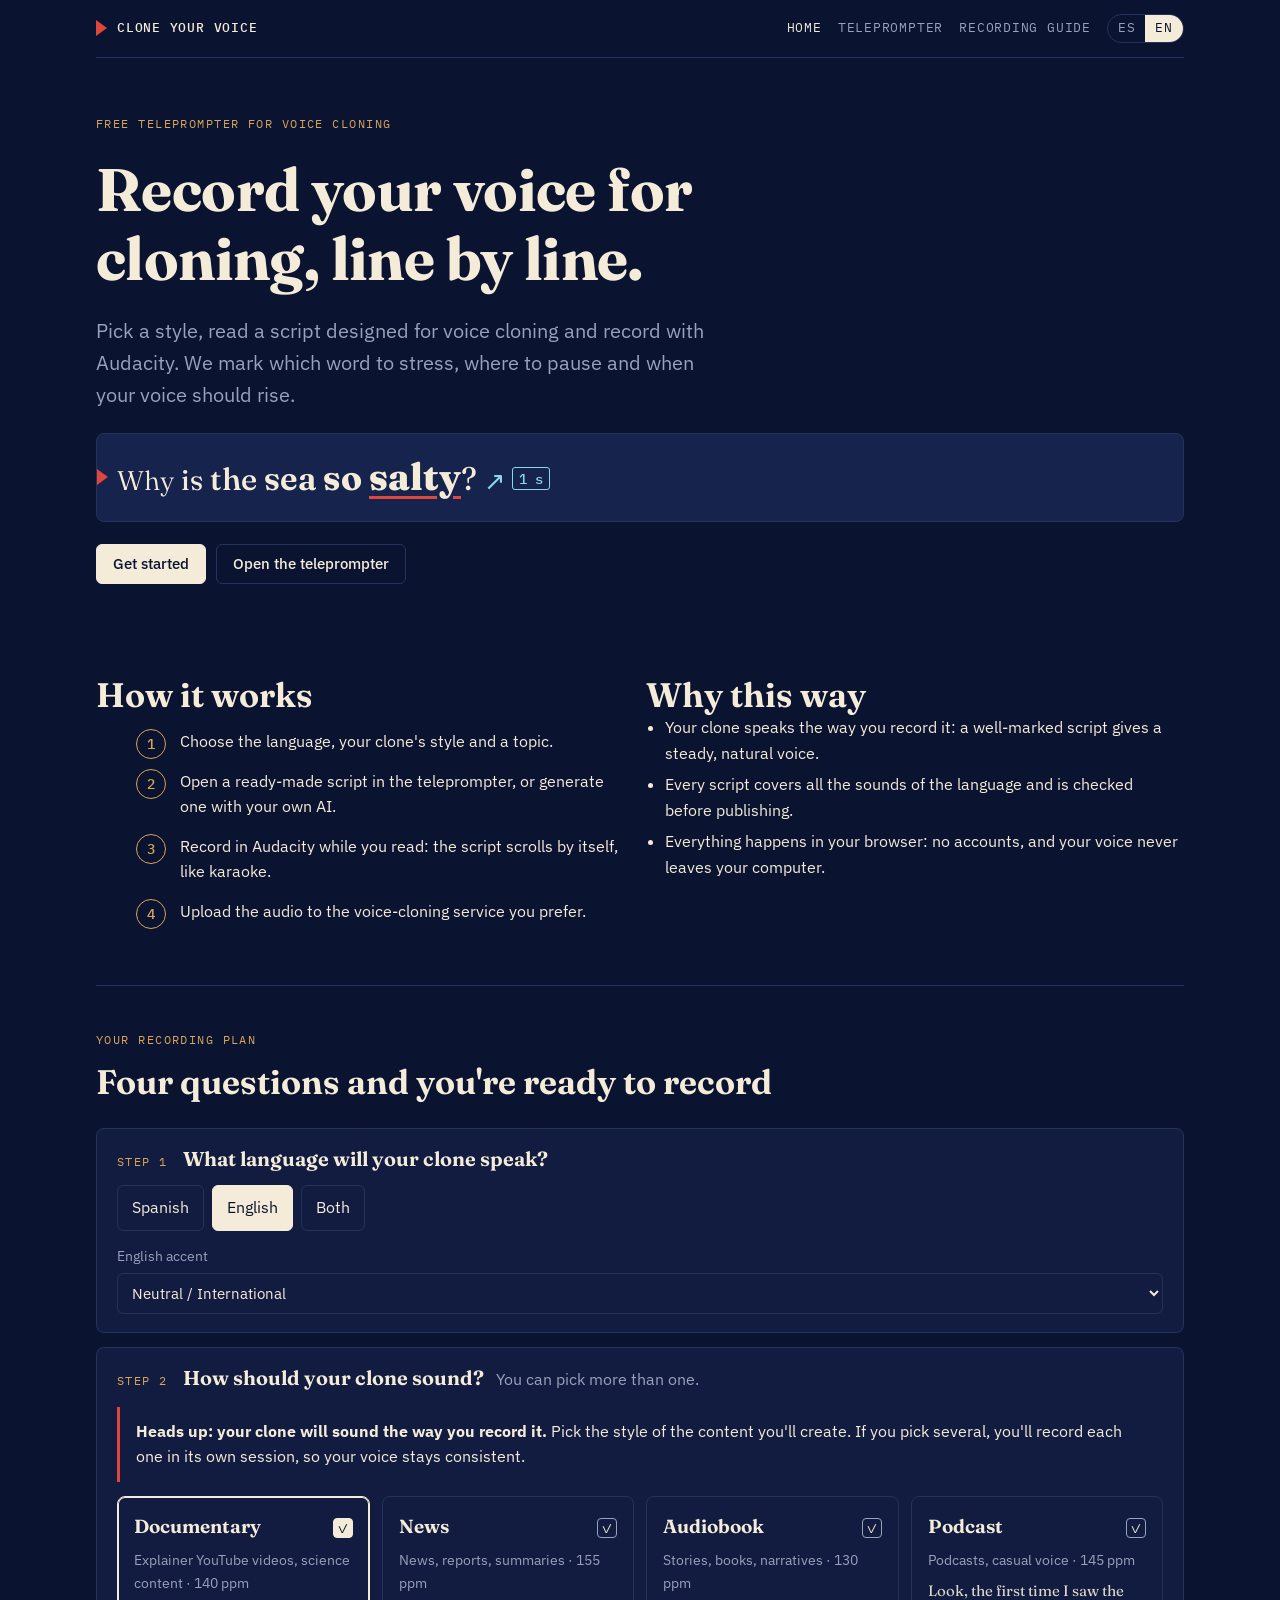
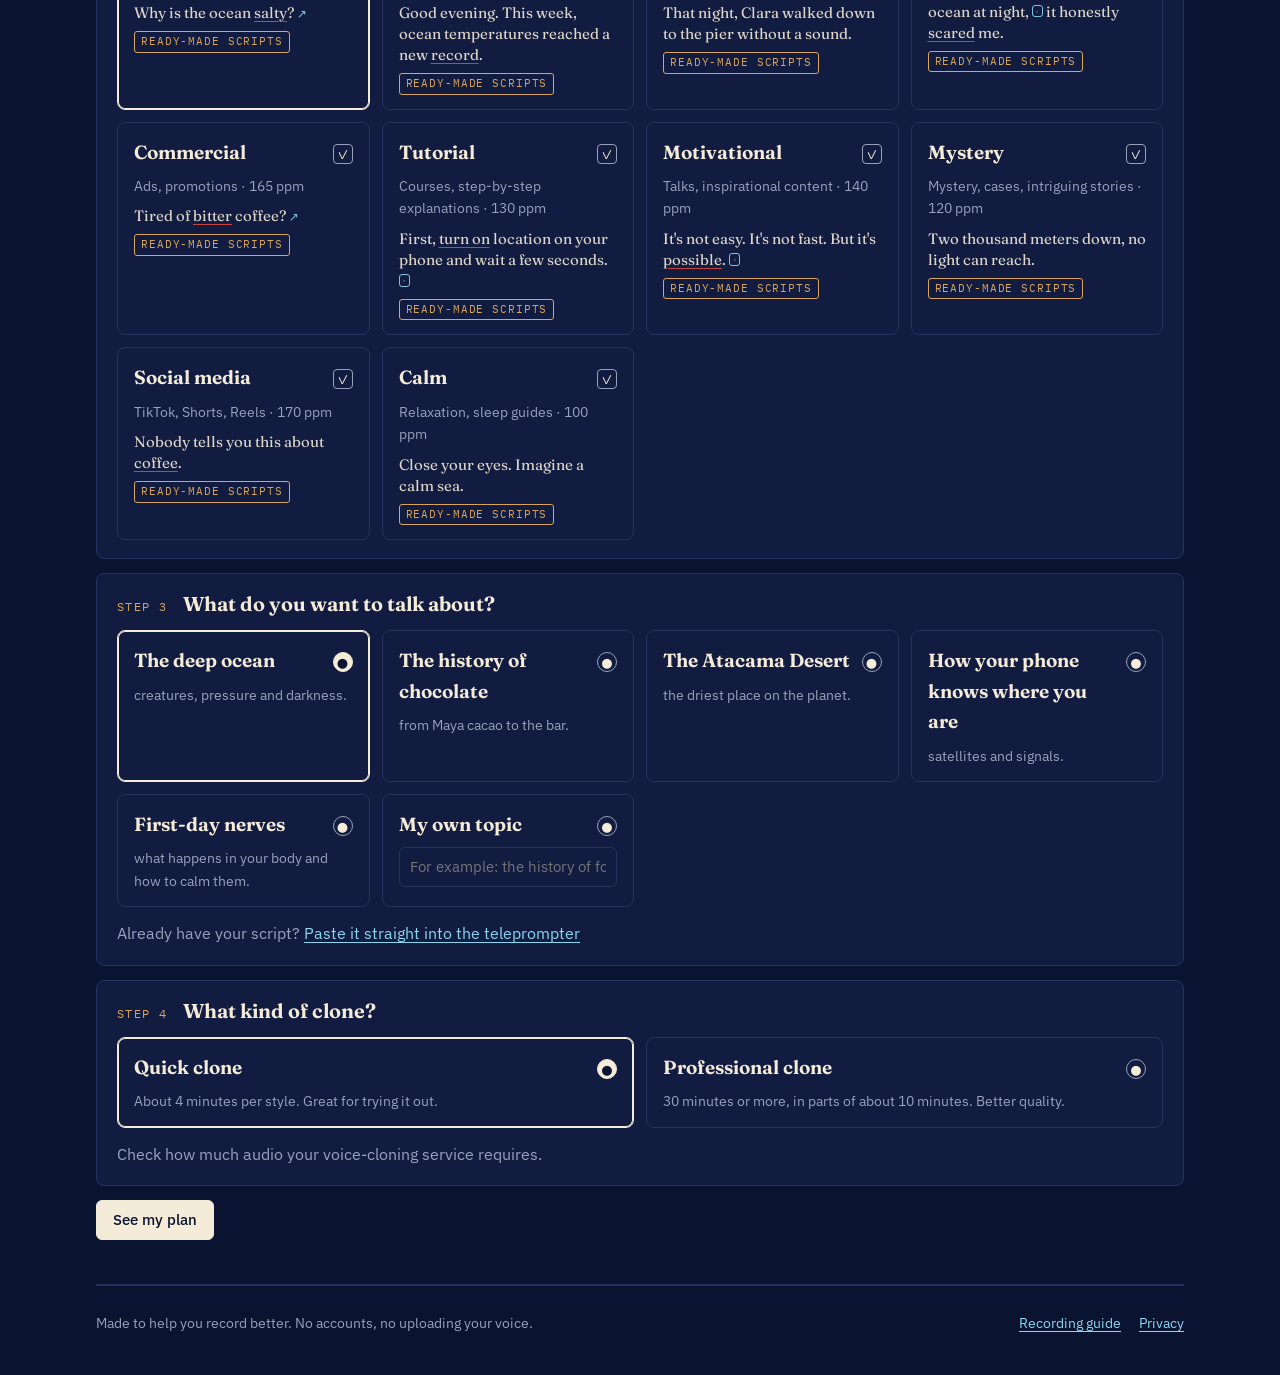
<file: index.html>
<!doctype html>
<html lang="es">
<head>
<meta charset="utf-8">
<meta name="viewport" content="width=device-width, initial-scale=1">
<title>Clona tu voz · Teleprompter</title>
<meta name="description" content="Guiones y teleprompter gratis para grabar tu voz y clonarla con IA: énfasis, pausas y ritmo marcados frase por frase. Tu voz nunca sale de tu computador.">
<meta property="og:type" content="website">
<meta property="og:url" content="https://milkk1d.github.io/voice-clone-teleprompter/">
<meta property="og:title" content="Clona tu voz · Teleprompter gratis">
<meta property="og:description" content="Guiones y un teleprompter tipo karaoke para grabar tu voz y clonarla con IA. Gratis, sin cuentas y en español e inglés.">
<link rel="preconnect" href="https://fonts.googleapis.com">
<link rel="preconnect" href="https://fonts.gstatic.com" crossorigin>
<link rel="stylesheet" href="https://fonts.googleapis.com/css2?family=Fraunces:opsz,wght@9..144,400..800&family=IBM+Plex+Mono:wght@400;500&family=IBM+Plex+Sans:wght@400;500;600&display=swap">
<link rel="stylesheet" href="css/site.css">
<link rel="icon" href="data:image/svg+xml,%3Csvg xmlns=%27http://www.w3.org/2000/svg%27 viewBox=%270 0 32 32%27%3E%3Crect width=%2732%27 height=%2732%27 rx=%277%27 fill=%27%230A1330%27/%3E%3Cpath d=%27M12 8l11 8-11 8z%27 fill=%27%23E0473C%27/%3E%3C/svg%3E">
<style>
/* Inicio: presentación arriba y la quest (cuatro pasos) en una sola página; el plan aparece al final. */
.hero { padding-block: 56px 48px; display: grid; gap: 22px; }
.hero p.lead { font-size: clamp(17px, 2.2vw, 20px); color: var(--muted); max-width: 40rem; }
.hero .cta { display: flex; gap: 10px; flex-wrap: wrap; }
.demo-line { font-family: var(--display); font-size: clamp(22px, 3.4vw, 32px); line-height: 1.35; padding: 18px 20px; background: var(--band); border: 1px solid var(--rule); border-radius: 8px; position: relative; }
.demo-line::before { content: ""; position: absolute; left: 0; top: 50%; transform: translateY(-50%); border-left: 11px solid var(--red); border-top: 8px solid transparent; border-bottom: 8px solid transparent; }
.chip { display: inline-block; font-family: var(--mono); font-size: .45em; font-weight: 500; color: var(--sky); border: 1px solid var(--sky); border-radius: 3px; padding: .05em .4em; vertical-align: .45em; }
.arrow-up { color: var(--sky); font-family: system-ui, sans-serif; font-size: .8em; }
.how { counter-reset: how; }
.how li { counter-increment: how; list-style: none; position: relative; padding-left: 44px; }
.how li::before { content: counter(how); position: absolute; left: 0; top: 0; width: 30px; height: 30px; border-radius: 50%; border: 1px solid var(--ocre); color: var(--ocre); font: 500 14px/28px var(--mono); text-align: center; }
.step-head { display: flex; align-items: baseline; gap: 12px; margin-bottom: 14px; flex-wrap: wrap; }
.step-head .kicker { min-width: 4.5em; }
fieldset { border: 0; padding: 0; margin: 0; min-width: 0; }
legend { padding: 0; }
/* los navegadores dibujan el <legend> sobre el borde del recuadro: flotarlo lo deja dentro, como un título normal */
fieldset.panel > legend.step-head { float: left; width: 100%; }
fieldset.panel > legend.step-head + * { clear: both; margin-top: 0 !important; }
.opts { display: flex; flex-wrap: wrap; gap: 8px; }
.opt { position: relative; }
.opt input { position: absolute; opacity: 0; inset: 0; margin: 0; cursor: pointer; }
.opt span { display: inline-block; padding: 9px 14px; border: 1px solid var(--rule); border-radius: 6px; color: var(--paper); background: var(--panel); }
.opt input:checked + span { border-color: var(--paper); background: var(--paper); color: var(--ground); }
.opt input:focus-visible + span { outline: 2px solid var(--sky); outline-offset: 2px; }
label.field { display: grid; gap: 6px; font-size: 14px; color: var(--muted); }
select, input[type="text"] {
  font: 15px/1.3 var(--sans); color: var(--paper); background: var(--panel); border: 1px solid var(--rule); border-radius: 6px; padding: 9px 10px; width: 100%;
}
.card {
  position: relative; display: grid; gap: 8px; align-content: start; padding: 14px 16px; text-align: left;
  background: var(--panel); border: 1px solid var(--rule); border-radius: 8px; cursor: pointer; color: var(--paper); font: inherit;
}
.card input { position: absolute; opacity: 0; inset: 0; margin: 0; cursor: pointer; }
.card:has(input:checked) { border-color: var(--paper); box-shadow: inset 0 0 0 1px var(--paper); }
.card:has(input:focus-visible) { outline: 2px solid var(--sky); outline-offset: 2px; }
.card .top { display: flex; justify-content: space-between; align-items: baseline; gap: 8px; }
.card .name { font-family: var(--display); font-size: 19px; font-weight: 650; }
.card .check { width: 20px; height: 20px; border: 1px solid var(--muted); border-radius: 4px; flex: none; display: grid; place-items: center; font-size: 13px; }
.card:has(input:checked) .check { background: var(--paper); color: var(--ground); border-color: var(--paper); }
.card .check.round { border-radius: 50%; }
.card .uso { font-size: 14px; color: var(--muted); }
.card .ej { font-family: var(--display); font-size: 15px; line-height: 1.4; color: var(--paper); opacity: .9; }
.badge { justify-self: start; font-family: var(--mono); font-size: 11px; letter-spacing: .08em; text-transform: uppercase; color: var(--ocre); border: 1px solid var(--ocre); border-radius: 3px; padding: 1px 6px; }
.plan { display: grid; gap: 16px; }
.plan-item { background: var(--panel); border: 1px solid var(--rule); border-radius: 8px; padding: 18px 20px; display: grid; gap: 12px; }
.plan-item h3 { display: flex; gap: 10px; flex-wrap: wrap; align-items: baseline; }
.plan-item h3 small { font-family: var(--mono); font-size: 12px; letter-spacing: .08em; text-transform: uppercase; color: var(--muted); font-weight: 400; }
.actions { display: flex; gap: 8px; flex-wrap: wrap; align-items: center; }
textarea.prompt { width: 100%; height: 220px; resize: vertical; font: 12.5px/1.5 var(--mono); color: var(--paper); background: var(--ground); border: 1px solid var(--rule); border-radius: 6px; padding: 10px; }
details > summary { cursor: pointer; color: var(--sky); }
details[open] > summary { margin-bottom: 10px; }
.ready-list li { display: flex; justify-content: space-between; gap: 10px; padding: 8px 0; border-top: 1px solid var(--rule); flex-wrap: wrap; }
.ready-list li:first-child { border-top: 0; }
.cont { display: grid; gap: 8px; }
.cont div { display: flex; gap: 8px; align-items: start; }
.cont p { font-family: var(--mono); font-size: 12.5px; background: var(--ground); border: 1px solid var(--rule); border-radius: 6px; padding: 8px 10px; flex: 1; }
.copied { color: var(--sky); font-family: var(--mono); font-size: 12px; }
</style>
</head>
<body>
<div class="wrap">
  <header class="nav">
    <a class="brand" href="index.html" data-t="brand">Clona tu voz</a>
    <nav>
      <a href="index.html" aria-current="page" data-t="navHome">Inicio</a>
      <a href="teleprompter.html" data-t="navPrompter">Teleprompter</a>
      <a href="guide.html" data-t="navGuide">Guía de grabación</a>
      <span class="lang" role="group" aria-label="Idioma / Language">
        <button type="button" data-lang="es" aria-pressed="true">ES</button>
        <button type="button" data-lang="en" aria-pressed="false">EN</button>
      </span>
    </nav>
  </header>

  <main>
    <div class="hero">
      <p class="kicker" data-t="heroKicker">Teleprompter gratis para clonar tu voz</p>
      <h1 data-t="heroTitle">Graba tu voz para clonarla, frase por frase.</h1>
      <p class="lead" data-t="heroLead">Elige un estilo, lee un guion pensado para clonar voces y graba con Audacity. Te marcamos qué palabra decir con más fuerza, dónde pausar y cuándo subir la entonación.</p>
      <p class="demo-line" id="demoLine" aria-hidden="true"></p>
      <div class="cta">
        <a class="btn main" href="#quest" data-t="ctaStart">Empezar</a>
        <a class="btn" href="teleprompter.html" data-t="ctaPrompter">Abrir el teleprompter</a>
      </div>
    </div>

    <section aria-labelledby="como">
      <div class="grid two">
        <div class="stack">
          <h2 id="como" data-t="howTitle">Cómo funciona</h2>
          <ol class="how clean stack">
            <li data-t="how1">Elige el idioma, el estilo de tu clon y un tema.</li>
            <li data-t="how2">Abre un guion listo en el teleprompter, o genera uno con tu propia IA.</li>
            <li data-t="how3">Graba en Audacity mientras lees: el guion sube solo, como un karaoke.</li>
            <li data-t="how4">Sube el audio al servicio de clonación de voz que prefieras.</li>
          </ol>
        </div>
        <div class="stack">
          <h2 data-t="whyTitle">Por qué así</h2>
          <ul class="ticks">
            <li data-t="why1">Tu clon habla como lo grabas: un guion bien marcado da una voz pareja y natural.</li>
            <li data-t="why2">Cada guion cubre todos los sonidos del idioma y está revisado antes de publicarse.</li>
            <li data-t="why3">Todo pasa en tu navegador: no hay cuentas y tu voz nunca sale de tu computador.</li>
          </ul>
        </div>
      </div>
    </section>

    <section id="quest" aria-labelledby="questTitle">
      <div class="stack">
        <p class="kicker" data-t="questKicker">Tu plan de grabación</p>
        <h2 id="questTitle" data-t="questTitle">Cuatro preguntas y empiezas a grabar</h2>
      </div>
      <div id="questBody" class="stack" style="margin-top:26px"></div>
    </section>

    <section id="planSection" aria-labelledby="planTitle" hidden>
      <div class="stack">
        <p class="kicker" data-t="planKicker">Listo para grabar</p>
        <h2 id="planTitle" data-t="planTitle">Tu plan</h2>
        <p class="muted" data-t="planLead">Graba cada estilo en una sesión aparte. Antes de empezar, revisa la guía de grabación.</p>
      </div>
      <div id="plan" class="plan" style="margin-top:22px"></div>
    </section>
  </main>

  <footer class="site">
    <span data-t="footNote">Hecho para grabar mejor. Sin cuentas, sin subir tu voz.</span>
    <nav>
      <a href="guide.html" data-t="navGuide">Guía de grabación</a>
      <a href="privacy.html" data-t="navPrivacy">Privacidad</a>
    </nav>
  </footer>
</div>

<script src="js/data.js"></script>
<script src="js/links.js"></script>
<script src="js/prompt.js"></script>
<script src="scripts/scripts.js"></script>
<script src="js/quest.js"></script>
</body>
</html>
</file>
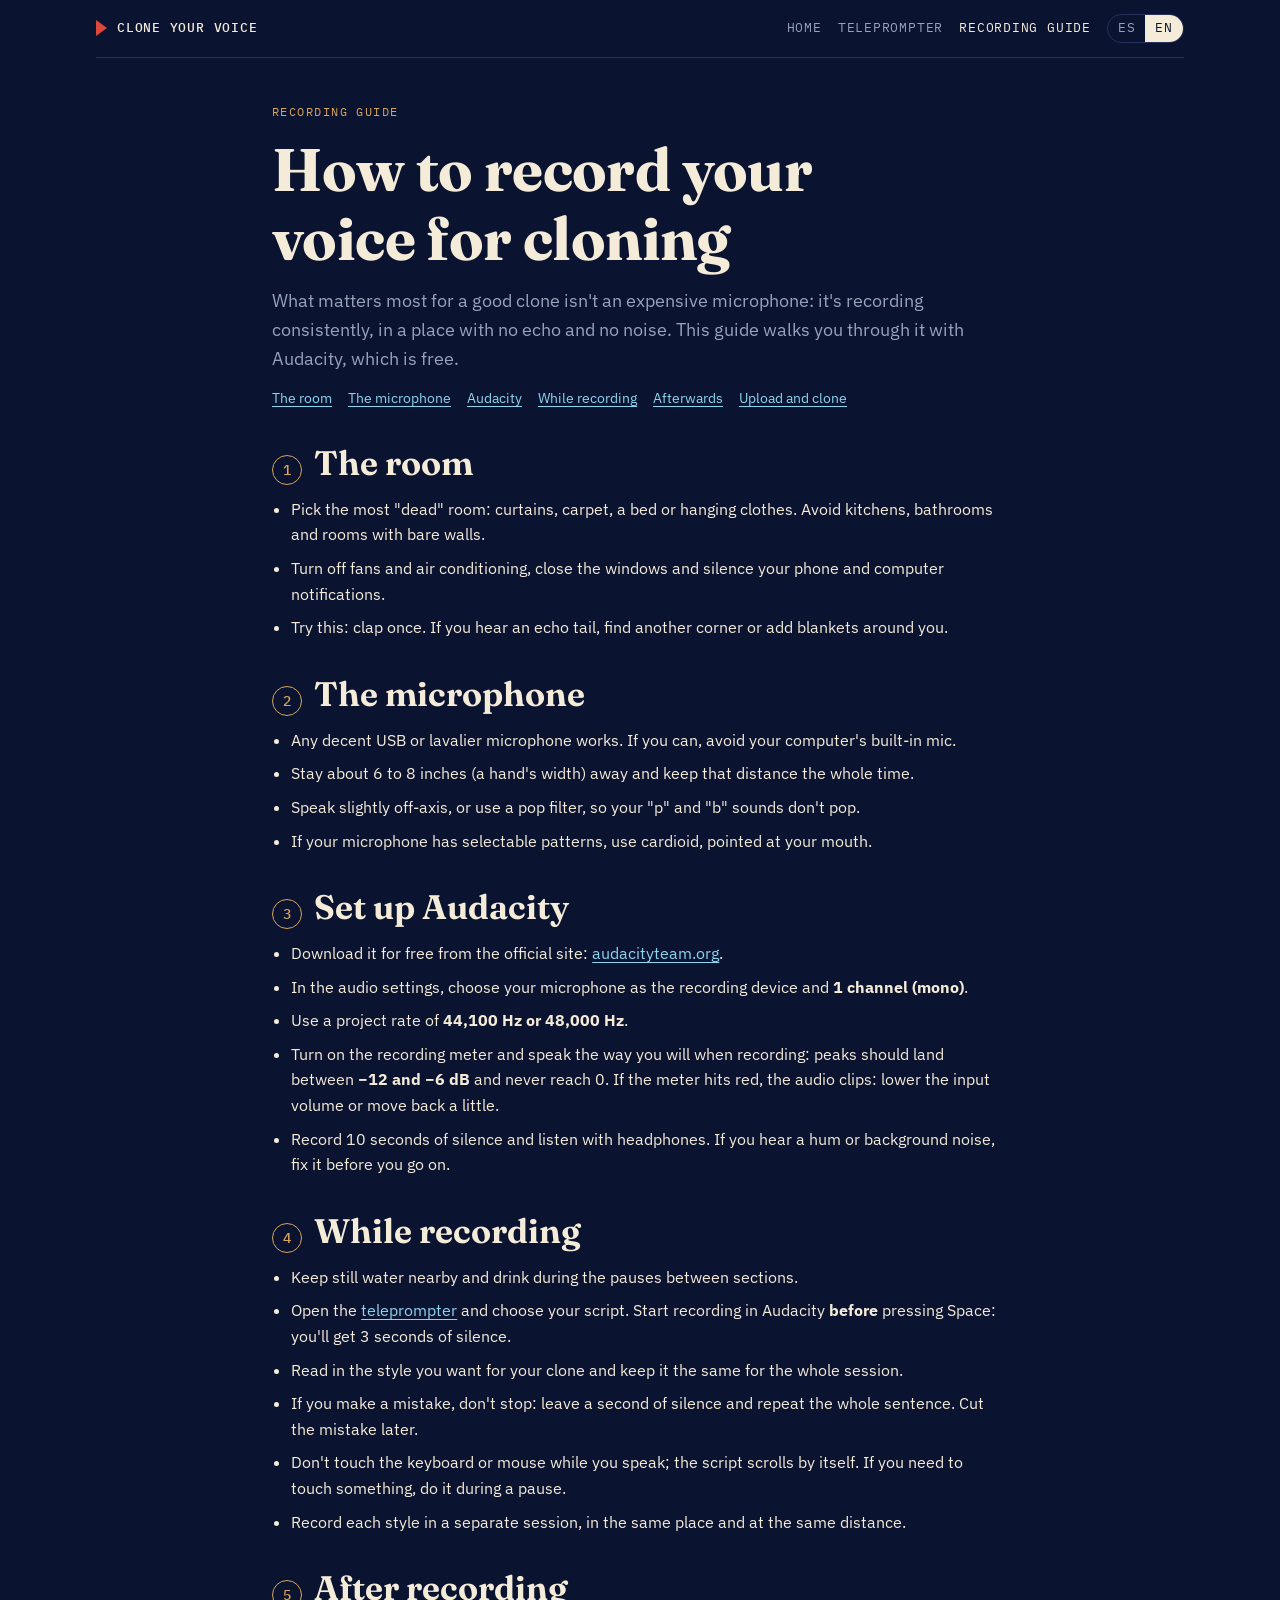
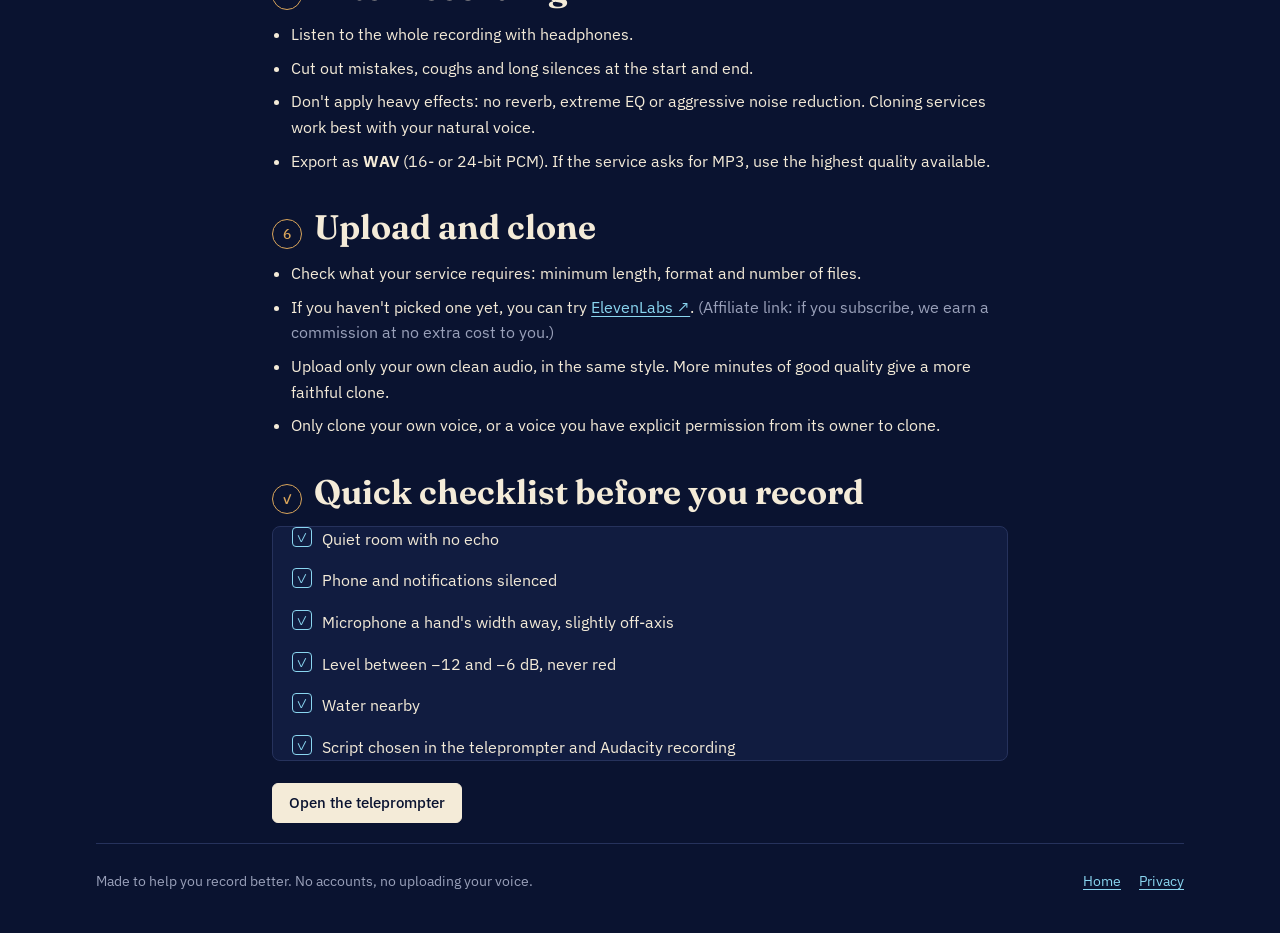
<file: guia.html>
<!doctype html>
<html lang="es">
<head>
<meta charset="utf-8">
<meta name="viewport" content="width=device-width, initial-scale=1">
<title>Guía para grabar tu voz · Clona tu voz</title>
<meta name="title-es" content="Guía para grabar tu voz · Clona tu voz">
<meta name="title-en" content="Recording guide · Clone your voice">
<meta name="description" content="Cómo grabar tu voz con Audacity para clonarla con IA: el lugar, el micrófono, los niveles, la lectura y la exportación.">
<link rel="preconnect" href="https://fonts.googleapis.com">
<link rel="preconnect" href="https://fonts.gstatic.com" crossorigin>
<link rel="stylesheet" href="https://fonts.googleapis.com/css2?family=Fraunces:opsz,wght@9..144,400..800&family=IBM+Plex+Mono:wght@400;500&family=IBM+Plex+Sans:wght@400;500;600&display=swap">
<link rel="stylesheet" href="css/sitio.css">
<link rel="icon" href="data:image/svg+xml,%3Csvg xmlns=%27http://www.w3.org/2000/svg%27 viewBox=%270 0 32 32%27%3E%3Crect width=%2732%27 height=%2732%27 rx=%277%27 fill=%27%230A1330%27/%3E%3Cpath d=%27M12 8l11 8-11 8z%27 fill=%27%23E0473C%27/%3E%3C/svg%3E">
<style>
/* Guía: una columna de lectura con pasos numerados y una lista de chequeo al final. */
.doc { padding-block: 44px 20px; }
.doc header { display: grid; gap: 14px; margin-bottom: 26px; }
.doc .lead { font-size: 18px; color: var(--muted); }
.doc h2 { margin: 34px 0 12px; display: flex; gap: 12px; align-items: baseline; }
.doc h2 .num { font: 500 14px/1 var(--mono); color: var(--ocre); border: 1px solid var(--ocre); border-radius: 50%; width: 30px; height: 30px; display: inline-grid; place-items: center; flex: none; }
.doc ul { padding-left: 1.2em; margin: 0; }
.doc li + li { margin-top: 8px; }
.check { list-style: none; padding: 0; display: grid; gap: 8px; }
.check li { padding-left: 30px; position: relative; }
.check li::before { content: "✓"; position: absolute; left: 0; top: 0; width: 20px; height: 20px; border: 1px solid var(--sky); border-radius: 4px; color: var(--sky); font-size: 13px; display: grid; place-items: center; }
.toc { display: flex; gap: 8px 16px; flex-wrap: wrap; font-size: 14px; }
</style>
</head>
<body>
<div class="wrap">
  <header class="nav">
    <a class="brand" href="index.html"><span data-l="es">Clona tu voz</span><span data-l="en" hidden>Clone your voice</span></a>
    <nav>
      <a href="index.html"><span data-l="es">Inicio</span><span data-l="en" hidden>Home</span></a>
      <a href="teleprompter.html">Teleprompter</a>
      <a href="guia.html" aria-current="page"><span data-l="es">Guía de grabación</span><span data-l="en" hidden>Recording guide</span></a>
      <span class="lang" role="group" aria-label="Idioma / Language">
        <button type="button" data-lang="es" aria-pressed="true">ES</button>
        <button type="button" data-lang="en" aria-pressed="false">EN</button>
      </span>
    </nav>
  </header>

  <main class="doc narrow">
    <!-- ===================== ESPAÑOL ===================== -->
    <article data-l="es">
      <header>
        <p class="kicker">Guía de grabación</p>
        <h1>Cómo grabar tu voz para clonarla</h1>
        <p class="lead">Lo que más influye en un buen clon no es un micrófono caro: es grabar parejo, en un lugar sin eco y sin ruido. Esta guía te lleva paso a paso con Audacity, que es gratis.</p>
        <nav class="toc" aria-label="En esta guía"><a href="#es-lugar">El lugar</a><a href="#es-mic">El micrófono</a><a href="#es-audacity">Audacity</a><a href="#es-durante">Al grabar</a><a href="#es-despues">Después</a><a href="#es-subir">Subir y clonar</a></nav>
      </header>

      <h2 id="es-lugar"><span class="num">1</span>El lugar</h2>
      <ul>
        <li>Elige la habitación más "apagada": con cortinas, alfombra, cama o ropa colgada. Evita cocinas, baños y piezas con paredes vacías.</li>
        <li>Apaga ventiladores y aire acondicionado, cierra las ventanas y silencia el celular y las notificaciones del computador.</li>
        <li>Haz una prueba: aplaude una vez. Si escuchas una "cola" de eco, busca otro rincón o agrega mantas alrededor.</li>
      </ul>

      <h2 id="es-mic"><span class="num">2</span>El micrófono</h2>
      <ul>
        <li>Sirve cualquier micrófono USB decente o uno de solapa. Si puedes, evita el micrófono incorporado del computador.</li>
        <li>Ponte a unos 15 a 20 centímetros (un palmo) y mantén siempre la misma distancia.</li>
        <li>Habla un poco de lado al micrófono, o usa un filtro antipop, para que la "p" y la "b" no golpeen.</li>
        <li>Si tu micrófono permite elegir patrón, usa cardioide, apuntando a tu boca.</li>
      </ul>

      <h2 id="es-audacity"><span class="num">3</span>Configura Audacity</h2>
      <ul>
        <li>Descárgalo gratis desde su sitio oficial: <a href="https://www.audacityteam.org/" target="_blank" rel="noopener">audacityteam.org</a>.</li>
        <li>En la configuración de audio, elige tu micrófono como dispositivo de grabación y <b>1 canal (mono)</b>.</li>
        <li>Usa una frecuencia de proyecto de <b>44 100 Hz o 48 000 Hz</b>.</li>
        <li>Activa el medidor de grabación y habla como lo harás al grabar: los picos deberían quedar entre <b>−12 y −6 dB</b>, sin llegar nunca a 0. Si el medidor llega al rojo, el audio se satura: baja el volumen de entrada o aléjate un poco.</li>
        <li>Graba 10 segundos de silencio y escúchalos con audífonos. Si oyes un zumbido o ruido de fondo, resuélvelo antes de seguir.</li>
      </ul>

      <h2 id="es-durante"><span class="num">4</span>Al grabar</h2>
      <ul>
        <li>Ten agua sin gas a mano y bebe en las pausas entre secciones.</li>
        <li>Abre el <a href="teleprompter.html">teleprompter</a> y elige tu guion. Empieza a grabar en Audacity <b>antes</b> de apretar Espacio: tendrás 3 segundos de silencio.</li>
        <li>Lee con el estilo que quieres para tu clon y mantenlo igual toda la sesión.</li>
        <li>Si te equivocas, no pares: deja un segundo de silencio y repite la frase completa. Después cortas el error.</li>
        <li>No toques el teclado ni el mouse mientras hablas; el guion avanza solo. Si necesitas tocar algo, hazlo en una pausa.</li>
        <li>Graba cada estilo en una sesión distinta, en el mismo lugar y a la misma distancia.</li>
      </ul>

      <h2 id="es-despues"><span class="num">5</span>Después de grabar</h2>
      <ul>
        <li>Escucha la grabación completa con audífonos.</li>
        <li>Corta los errores, las toses y los silencios largos del inicio y del final.</li>
        <li>No apliques efectos fuertes: nada de reverberación, ecualizaciones extremas ni reducción de ruido agresiva. Los servicios de clonación funcionan mejor con tu voz natural.</li>
        <li>Exporta en <b>WAV</b> (PCM de 16 o 24 bits). Si el servicio pide MP3, usa la mejor calidad disponible.</li>
      </ul>

      <h2 id="es-subir"><span class="num">6</span>Subir y clonar</h2>
      <ul>
        <li>Revisa qué pide el servicio que vas a usar: duración mínima, formato y cantidad de archivos.</li>
        <li>Si aún no eliges uno, puedes probar <a data-afiliado="elevenlabs">ElevenLabs ↗</a>. <span class="muted">(Enlace de afiliado: si te suscribes, recibimos una comisión, sin costo extra para ti.)</span></li>
        <li>Sube solo audio tuyo, limpio y en el mismo estilo. Más minutos de buena calidad dan un clon más fiel.</li>
        <li>Clona solo tu propia voz, o una voz para la que tengas permiso explícito de su dueño.</li>
      </ul>

      <h2><span class="num">✓</span>Lista rápida antes de grabar</h2>
      <ul class="check panel">
        <li>Habitación silenciosa y sin eco</li>
        <li>Celular y notificaciones en silencio</li>
        <li>Micrófono a un palmo, un poco de lado</li>
        <li>Nivel entre −12 y −6 dB, sin rojo</li>
        <li>Agua a mano</li>
        <li>Guion elegido en el teleprompter y Audacity grabando</li>
      </ul>
      <p style="margin-top:22px"><a class="btn main" href="teleprompter.html">Abrir el teleprompter</a></p>
    </article>

    <!-- ===================== ENGLISH ===================== -->
    <article data-l="en" hidden>
      <header>
        <p class="kicker">Recording guide</p>
        <h1>How to record your voice for cloning</h1>
        <p class="lead">What matters most for a good clone isn't an expensive microphone: it's recording consistently, in a place with no echo and no noise. This guide walks you through it with Audacity, which is free.</p>
        <nav class="toc" aria-label="In this guide"><a href="#en-room">The room</a><a href="#en-mic">The microphone</a><a href="#en-audacity">Audacity</a><a href="#en-during">While recording</a><a href="#en-after">Afterwards</a><a href="#en-upload">Upload and clone</a></nav>
      </header>

      <h2 id="en-room"><span class="num">1</span>The room</h2>
      <ul>
        <li>Pick the most "dead" room: curtains, carpet, a bed or hanging clothes. Avoid kitchens, bathrooms and rooms with bare walls.</li>
        <li>Turn off fans and air conditioning, close the windows and silence your phone and computer notifications.</li>
        <li>Try this: clap once. If you hear an echo tail, find another corner or add blankets around you.</li>
      </ul>

      <h2 id="en-mic"><span class="num">2</span>The microphone</h2>
      <ul>
        <li>Any decent USB or lavalier microphone works. If you can, avoid your computer's built-in mic.</li>
        <li>Stay about 6 to 8 inches (a hand's width) away and keep that distance the whole time.</li>
        <li>Speak slightly off-axis, or use a pop filter, so your "p" and "b" sounds don't pop.</li>
        <li>If your microphone has selectable patterns, use cardioid, pointed at your mouth.</li>
      </ul>

      <h2 id="en-audacity"><span class="num">3</span>Set up Audacity</h2>
      <ul>
        <li>Download it for free from the official site: <a href="https://www.audacityteam.org/" target="_blank" rel="noopener">audacityteam.org</a>.</li>
        <li>In the audio settings, choose your microphone as the recording device and <b>1 channel (mono)</b>.</li>
        <li>Use a project rate of <b>44,100 Hz or 48,000 Hz</b>.</li>
        <li>Turn on the recording meter and speak the way you will when recording: peaks should land between <b>−12 and −6 dB</b> and never reach 0. If the meter hits red, the audio clips: lower the input volume or move back a little.</li>
        <li>Record 10 seconds of silence and listen with headphones. If you hear a hum or background noise, fix it before you go on.</li>
      </ul>

      <h2 id="en-during"><span class="num">4</span>While recording</h2>
      <ul>
        <li>Keep still water nearby and drink during the pauses between sections.</li>
        <li>Open the <a href="teleprompter.html">teleprompter</a> and choose your script. Start recording in Audacity <b>before</b> pressing Space: you'll get 3 seconds of silence.</li>
        <li>Read in the style you want for your clone and keep it the same for the whole session.</li>
        <li>If you make a mistake, don't stop: leave a second of silence and repeat the whole sentence. Cut the mistake later.</li>
        <li>Don't touch the keyboard or mouse while you speak; the script scrolls by itself. If you need to touch something, do it during a pause.</li>
        <li>Record each style in a separate session, in the same place and at the same distance.</li>
      </ul>

      <h2 id="en-after"><span class="num">5</span>After recording</h2>
      <ul>
        <li>Listen to the whole recording with headphones.</li>
        <li>Cut out mistakes, coughs and long silences at the start and end.</li>
        <li>Don't apply heavy effects: no reverb, extreme EQ or aggressive noise reduction. Cloning services work best with your natural voice.</li>
        <li>Export as <b>WAV</b> (16- or 24-bit PCM). If the service asks for MP3, use the highest quality available.</li>
      </ul>

      <h2 id="en-upload"><span class="num">6</span>Upload and clone</h2>
      <ul>
        <li>Check what your service requires: minimum length, format and number of files.</li>
        <li>If you haven't picked one yet, you can try <a data-afiliado="elevenlabs">ElevenLabs ↗</a>. <span class="muted">(Affiliate link: if you subscribe, we earn a commission at no extra cost to you.)</span></li>
        <li>Upload only your own clean audio, in the same style. More minutes of good quality give a more faithful clone.</li>
        <li>Only clone your own voice, or a voice you have explicit permission from its owner to clone.</li>
      </ul>

      <h2><span class="num">✓</span>Quick checklist before you record</h2>
      <ul class="check panel">
        <li>Quiet room with no echo</li>
        <li>Phone and notifications silenced</li>
        <li>Microphone a hand's width away, slightly off-axis</li>
        <li>Level between −12 and −6 dB, never red</li>
        <li>Water nearby</li>
        <li>Script chosen in the teleprompter and Audacity recording</li>
      </ul>
      <p style="margin-top:22px"><a class="btn main" href="teleprompter.html">Open the teleprompter</a></p>
    </article>
  </main>

  <footer class="site">
    <span><span data-l="es">Hecho para grabar mejor. Sin cuentas, sin subir tu voz.</span><span data-l="en" hidden>Made to help you record better. No accounts, no uploading your voice.</span></span>
    <nav>
      <a href="index.html"><span data-l="es">Inicio</span><span data-l="en" hidden>Home</span></a>
      <a href="privacidad.html"><span data-l="es">Privacidad</span><span data-l="en" hidden>Privacy</span></a>
    </nav>
  </footer>
</div>
<script src="js/enlaces.js"></script>
<script src="js/sitio.js"></script>
</body>
</html>
</file>
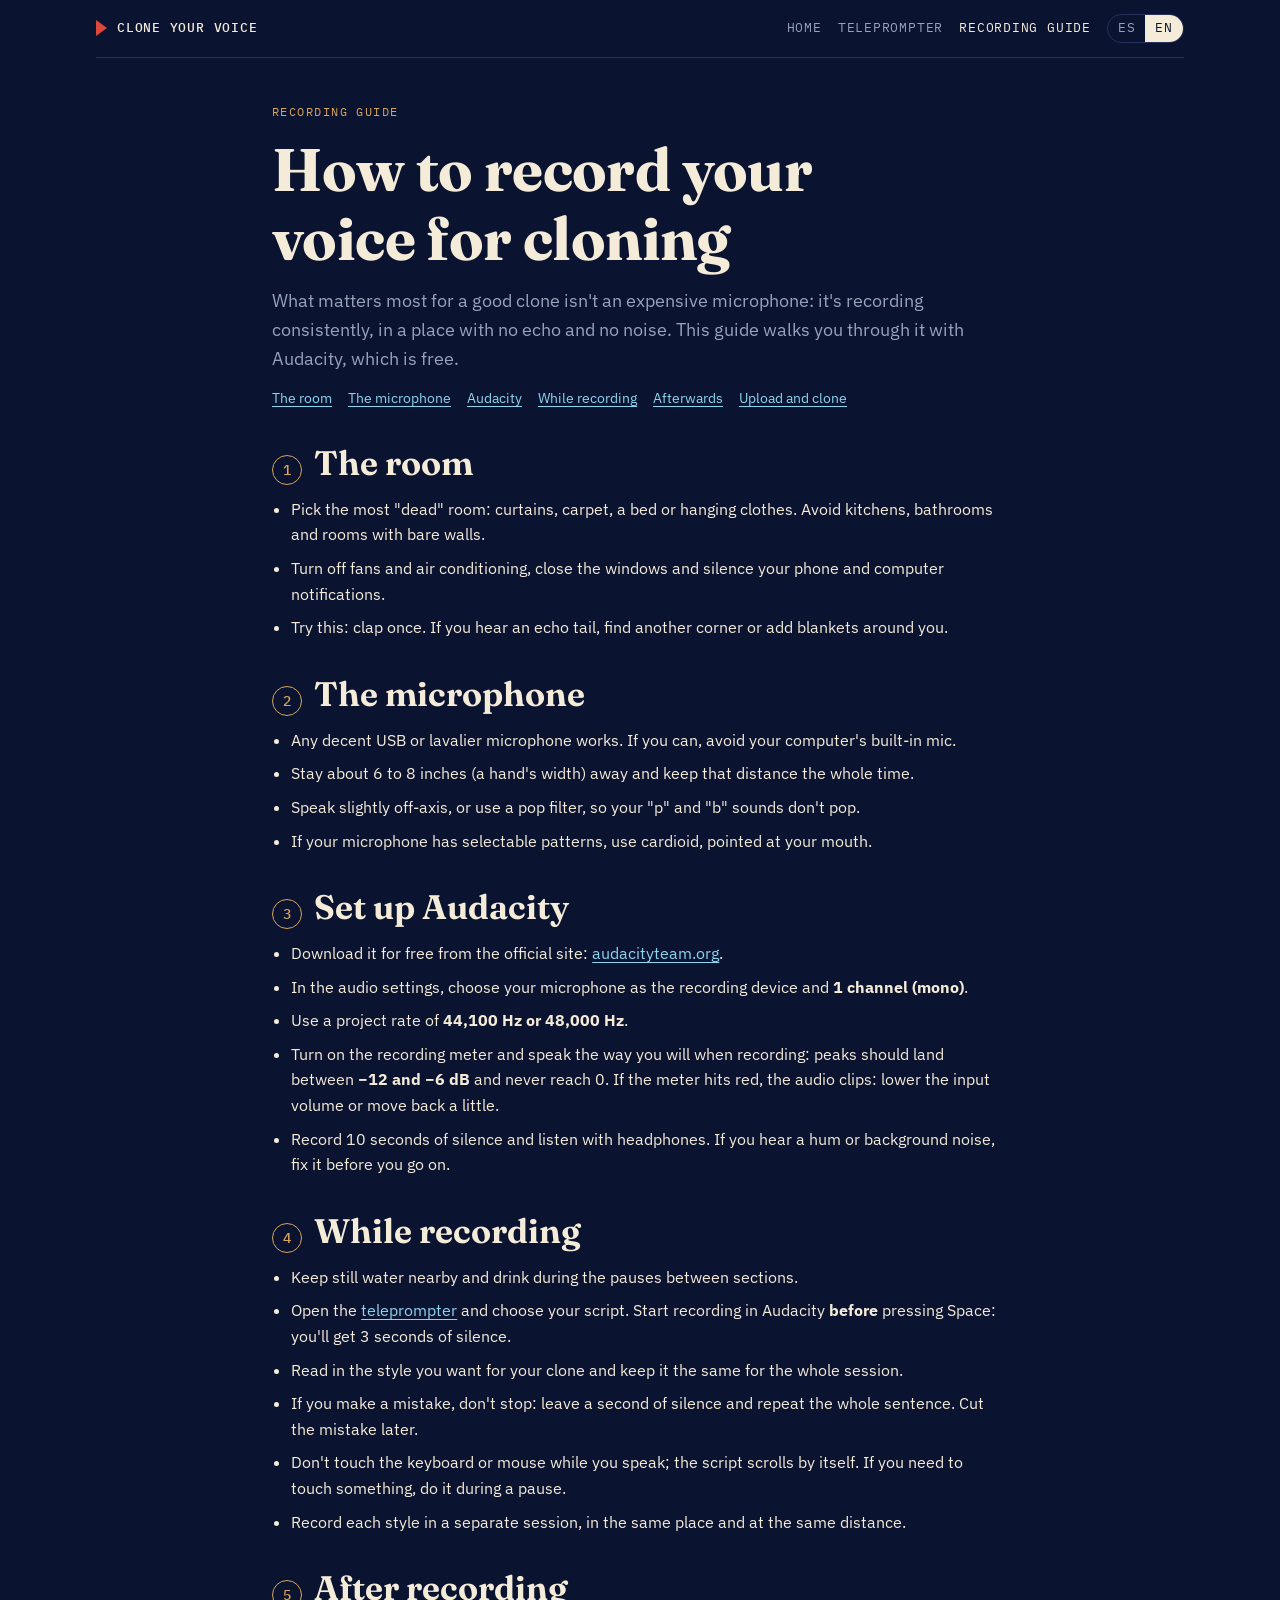
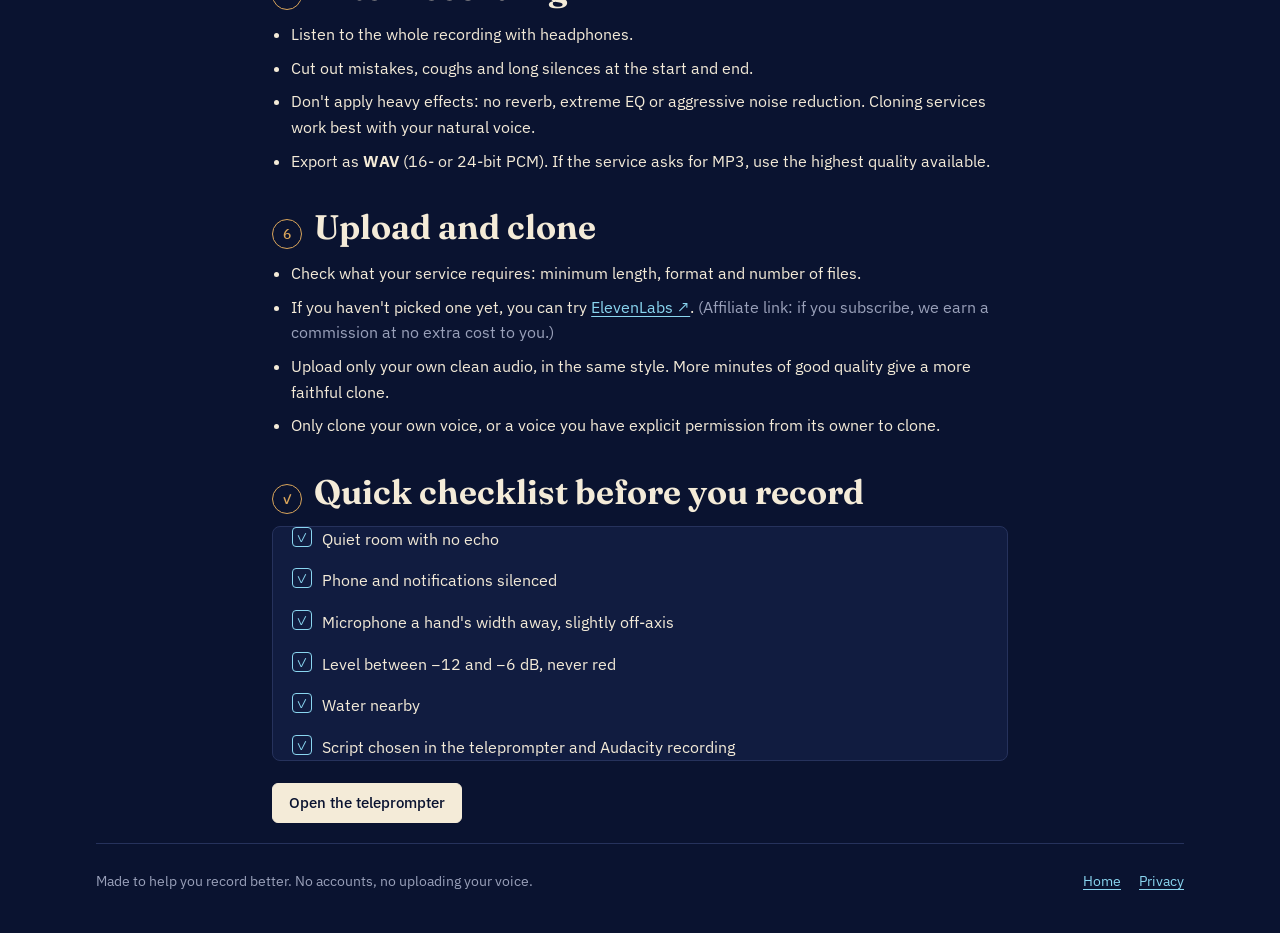
<file: guide.html>
<!doctype html>
<html lang="es">
<head>
<meta charset="utf-8">
<meta name="viewport" content="width=device-width, initial-scale=1">
<title>Guía para grabar tu voz · Clona tu voz</title>
<meta name="title-es" content="Guía para grabar tu voz · Clona tu voz">
<meta name="title-en" content="Recording guide · Clone your voice">
<meta name="description" content="Cómo grabar tu voz con Audacity para clonarla con IA: el lugar, el micrófono, los niveles, la lectura y la exportación.">
<link rel="preconnect" href="https://fonts.googleapis.com">
<link rel="preconnect" href="https://fonts.gstatic.com" crossorigin>
<link rel="stylesheet" href="https://fonts.googleapis.com/css2?family=Fraunces:opsz,wght@9..144,400..800&family=IBM+Plex+Mono:wght@400;500&family=IBM+Plex+Sans:wght@400;500;600&display=swap">
<link rel="stylesheet" href="css/site.css">
<link rel="icon" href="data:image/svg+xml,%3Csvg xmlns=%27http://www.w3.org/2000/svg%27 viewBox=%270 0 32 32%27%3E%3Crect width=%2732%27 height=%2732%27 rx=%277%27 fill=%27%230A1330%27/%3E%3Cpath d=%27M12 8l11 8-11 8z%27 fill=%27%23E0473C%27/%3E%3C/svg%3E">
<style>
/* Guía: una columna de lectura con pasos numerados y una lista de chequeo al final. */
.doc { padding-block: 44px 20px; }
.doc header { display: grid; gap: 14px; margin-bottom: 26px; }
.doc .lead { font-size: 18px; color: var(--muted); }
.doc h2 { margin: 34px 0 12px; display: flex; gap: 12px; align-items: baseline; }
.doc h2 .num { font: 500 14px/1 var(--mono); color: var(--ocre); border: 1px solid var(--ocre); border-radius: 50%; width: 30px; height: 30px; display: inline-grid; place-items: center; flex: none; }
.doc ul { padding-left: 1.2em; margin: 0; }
.doc li + li { margin-top: 8px; }
.check { list-style: none; padding: 0; display: grid; gap: 8px; }
.check li { padding-left: 30px; position: relative; }
.check li::before { content: "✓"; position: absolute; left: 0; top: 0; width: 20px; height: 20px; border: 1px solid var(--sky); border-radius: 4px; color: var(--sky); font-size: 13px; display: grid; place-items: center; }
.toc { display: flex; gap: 8px 16px; flex-wrap: wrap; font-size: 14px; }
</style>
</head>
<body>
<div class="wrap">
  <header class="nav">
    <a class="brand" href="index.html"><span data-l="es">Clona tu voz</span><span data-l="en" hidden>Clone your voice</span></a>
    <nav>
      <a href="index.html"><span data-l="es">Inicio</span><span data-l="en" hidden>Home</span></a>
      <a href="teleprompter.html">Teleprompter</a>
      <a href="guide.html" aria-current="page"><span data-l="es">Guía de grabación</span><span data-l="en" hidden>Recording guide</span></a>
      <span class="lang" role="group" aria-label="Idioma / Language">
        <button type="button" data-lang="es" aria-pressed="true">ES</button>
        <button type="button" data-lang="en" aria-pressed="false">EN</button>
      </span>
    </nav>
  </header>

  <main class="doc narrow">
    <!-- ===================== ESPAÑOL ===================== -->
    <article data-l="es">
      <header>
        <p class="kicker">Guía de grabación</p>
        <h1>Cómo grabar tu voz para clonarla</h1>
        <p class="lead">Lo que más influye en un buen clon no es un micrófono caro: es grabar parejo, en un lugar sin eco y sin ruido. Esta guía te lleva paso a paso con Audacity, que es gratis.</p>
        <nav class="toc" aria-label="En esta guía"><a href="#es-lugar">El lugar</a><a href="#es-mic">El micrófono</a><a href="#es-audacity">Audacity</a><a href="#es-durante">Al grabar</a><a href="#es-despues">Después</a><a href="#es-subir">Subir y clonar</a></nav>
      </header>

      <h2 id="es-lugar"><span class="num">1</span>El lugar</h2>
      <ul>
        <li>Elige la habitación más "apagada": con cortinas, alfombra, cama o ropa colgada. Evita cocinas, baños y piezas con paredes vacías.</li>
        <li>Apaga ventiladores y aire acondicionado, cierra las ventanas y silencia el celular y las notificaciones del computador.</li>
        <li>Haz una prueba: aplaude una vez. Si escuchas una "cola" de eco, busca otro rincón o agrega mantas alrededor.</li>
      </ul>

      <h2 id="es-mic"><span class="num">2</span>El micrófono</h2>
      <ul>
        <li>Sirve cualquier micrófono USB decente o uno de solapa. Si puedes, evita el micrófono incorporado del computador.</li>
        <li>Ponte a unos 15 a 20 centímetros (un palmo) y mantén siempre la misma distancia.</li>
        <li>Habla un poco de lado al micrófono, o usa un filtro antipop, para que la "p" y la "b" no golpeen.</li>
        <li>Si tu micrófono permite elegir patrón, usa cardioide, apuntando a tu boca.</li>
      </ul>

      <h2 id="es-audacity"><span class="num">3</span>Configura Audacity</h2>
      <ul>
        <li>Descárgalo gratis desde su sitio oficial: <a href="https://www.audacityteam.org/" target="_blank" rel="noopener">audacityteam.org</a>.</li>
        <li>En la configuración de audio, elige tu micrófono como dispositivo de grabación y <b>1 canal (mono)</b>.</li>
        <li>Usa una frecuencia de proyecto de <b>44 100 Hz o 48 000 Hz</b>.</li>
        <li>Activa el medidor de grabación y habla como lo harás al grabar: los picos deberían quedar entre <b>−12 y −6 dB</b>, sin llegar nunca a 0. Si el medidor llega al rojo, el audio se satura: baja el volumen de entrada o aléjate un poco.</li>
        <li>Graba 10 segundos de silencio y escúchalos con audífonos. Si oyes un zumbido o ruido de fondo, resuélvelo antes de seguir.</li>
      </ul>

      <h2 id="es-durante"><span class="num">4</span>Al grabar</h2>
      <ul>
        <li>Ten agua sin gas a mano y bebe en las pausas entre secciones.</li>
        <li>Abre el <a href="teleprompter.html">teleprompter</a> y elige tu guion. Empieza a grabar en Audacity <b>antes</b> de apretar Espacio: tendrás 3 segundos de silencio.</li>
        <li>Lee con el estilo que quieres para tu clon y mantenlo igual toda la sesión.</li>
        <li>Si te equivocas, no pares: deja un segundo de silencio y repite la frase completa. Después cortas el error.</li>
        <li>No toques el teclado ni el mouse mientras hablas; el guion avanza solo. Si necesitas tocar algo, hazlo en una pausa.</li>
        <li>Graba cada estilo en una sesión distinta, en el mismo lugar y a la misma distancia.</li>
      </ul>

      <h2 id="es-despues"><span class="num">5</span>Después de grabar</h2>
      <ul>
        <li>Escucha la grabación completa con audífonos.</li>
        <li>Corta los errores, las toses y los silencios largos del inicio y del final.</li>
        <li>No apliques efectos fuertes: nada de reverberación, ecualizaciones extremas ni reducción de ruido agresiva. Los servicios de clonación funcionan mejor con tu voz natural.</li>
        <li>Exporta en <b>WAV</b> (PCM de 16 o 24 bits). Si el servicio pide MP3, usa la mejor calidad disponible.</li>
      </ul>

      <h2 id="es-subir"><span class="num">6</span>Subir y clonar</h2>
      <ul>
        <li>Revisa qué pide el servicio que vas a usar: duración mínima, formato y cantidad de archivos.</li>
        <li>Si aún no eliges uno, puedes probar <a data-afiliado="elevenlabs">ElevenLabs ↗</a>. <span class="muted">(Enlace de afiliado: si te suscribes, recibimos una comisión, sin costo extra para ti.)</span></li>
        <li>Sube solo audio tuyo, limpio y en el mismo estilo. Más minutos de buena calidad dan un clon más fiel.</li>
        <li>Clona solo tu propia voz, o una voz para la que tengas permiso explícito de su dueño.</li>
      </ul>

      <h2><span class="num">✓</span>Lista rápida antes de grabar</h2>
      <ul class="check panel">
        <li>Habitación silenciosa y sin eco</li>
        <li>Celular y notificaciones en silencio</li>
        <li>Micrófono a un palmo, un poco de lado</li>
        <li>Nivel entre −12 y −6 dB, sin rojo</li>
        <li>Agua a mano</li>
        <li>Guion elegido en el teleprompter y Audacity grabando</li>
      </ul>
      <p style="margin-top:22px"><a class="btn main" href="teleprompter.html">Abrir el teleprompter</a></p>
    </article>

    <!-- ===================== ENGLISH ===================== -->
    <article data-l="en" hidden>
      <header>
        <p class="kicker">Recording guide</p>
        <h1>How to record your voice for cloning</h1>
        <p class="lead">What matters most for a good clone isn't an expensive microphone: it's recording consistently, in a place with no echo and no noise. This guide walks you through it with Audacity, which is free.</p>
        <nav class="toc" aria-label="In this guide"><a href="#en-room">The room</a><a href="#en-mic">The microphone</a><a href="#en-audacity">Audacity</a><a href="#en-during">While recording</a><a href="#en-after">Afterwards</a><a href="#en-upload">Upload and clone</a></nav>
      </header>

      <h2 id="en-room"><span class="num">1</span>The room</h2>
      <ul>
        <li>Pick the most "dead" room: curtains, carpet, a bed or hanging clothes. Avoid kitchens, bathrooms and rooms with bare walls.</li>
        <li>Turn off fans and air conditioning, close the windows and silence your phone and computer notifications.</li>
        <li>Try this: clap once. If you hear an echo tail, find another corner or add blankets around you.</li>
      </ul>

      <h2 id="en-mic"><span class="num">2</span>The microphone</h2>
      <ul>
        <li>Any decent USB or lavalier microphone works. If you can, avoid your computer's built-in mic.</li>
        <li>Stay about 6 to 8 inches (a hand's width) away and keep that distance the whole time.</li>
        <li>Speak slightly off-axis, or use a pop filter, so your "p" and "b" sounds don't pop.</li>
        <li>If your microphone has selectable patterns, use cardioid, pointed at your mouth.</li>
      </ul>

      <h2 id="en-audacity"><span class="num">3</span>Set up Audacity</h2>
      <ul>
        <li>Download it for free from the official site: <a href="https://www.audacityteam.org/" target="_blank" rel="noopener">audacityteam.org</a>.</li>
        <li>In the audio settings, choose your microphone as the recording device and <b>1 channel (mono)</b>.</li>
        <li>Use a project rate of <b>44,100 Hz or 48,000 Hz</b>.</li>
        <li>Turn on the recording meter and speak the way you will when recording: peaks should land between <b>−12 and −6 dB</b> and never reach 0. If the meter hits red, the audio clips: lower the input volume or move back a little.</li>
        <li>Record 10 seconds of silence and listen with headphones. If you hear a hum or background noise, fix it before you go on.</li>
      </ul>

      <h2 id="en-during"><span class="num">4</span>While recording</h2>
      <ul>
        <li>Keep still water nearby and drink during the pauses between sections.</li>
        <li>Open the <a href="teleprompter.html">teleprompter</a> and choose your script. Start recording in Audacity <b>before</b> pressing Space: you'll get 3 seconds of silence.</li>
        <li>Read in the style you want for your clone and keep it the same for the whole session.</li>
        <li>If you make a mistake, don't stop: leave a second of silence and repeat the whole sentence. Cut the mistake later.</li>
        <li>Don't touch the keyboard or mouse while you speak; the script scrolls by itself. If you need to touch something, do it during a pause.</li>
        <li>Record each style in a separate session, in the same place and at the same distance.</li>
      </ul>

      <h2 id="en-after"><span class="num">5</span>After recording</h2>
      <ul>
        <li>Listen to the whole recording with headphones.</li>
        <li>Cut out mistakes, coughs and long silences at the start and end.</li>
        <li>Don't apply heavy effects: no reverb, extreme EQ or aggressive noise reduction. Cloning services work best with your natural voice.</li>
        <li>Export as <b>WAV</b> (16- or 24-bit PCM). If the service asks for MP3, use the highest quality available.</li>
      </ul>

      <h2 id="en-upload"><span class="num">6</span>Upload and clone</h2>
      <ul>
        <li>Check what your service requires: minimum length, format and number of files.</li>
        <li>If you haven't picked one yet, you can try <a data-afiliado="elevenlabs">ElevenLabs ↗</a>. <span class="muted">(Affiliate link: if you subscribe, we earn a commission at no extra cost to you.)</span></li>
        <li>Upload only your own clean audio, in the same style. More minutes of good quality give a more faithful clone.</li>
        <li>Only clone your own voice, or a voice you have explicit permission from its owner to clone.</li>
      </ul>

      <h2><span class="num">✓</span>Quick checklist before you record</h2>
      <ul class="check panel">
        <li>Quiet room with no echo</li>
        <li>Phone and notifications silenced</li>
        <li>Microphone a hand's width away, slightly off-axis</li>
        <li>Level between −12 and −6 dB, never red</li>
        <li>Water nearby</li>
        <li>Script chosen in the teleprompter and Audacity recording</li>
      </ul>
      <p style="margin-top:22px"><a class="btn main" href="teleprompter.html">Open the teleprompter</a></p>
    </article>
  </main>

  <footer class="site">
    <span><span data-l="es">Hecho para grabar mejor. Sin cuentas, sin subir tu voz.</span><span data-l="en" hidden>Made to help you record better. No accounts, no uploading your voice.</span></span>
    <nav>
      <a href="index.html"><span data-l="es">Inicio</span><span data-l="en" hidden>Home</span></a>
      <a href="privacy.html"><span data-l="es">Privacidad</span><span data-l="en" hidden>Privacy</span></a>
    </nav>
  </footer>
</div>
<script src="js/links.js"></script>
<script src="js/site.js"></script>
</body>
</html>
</file>
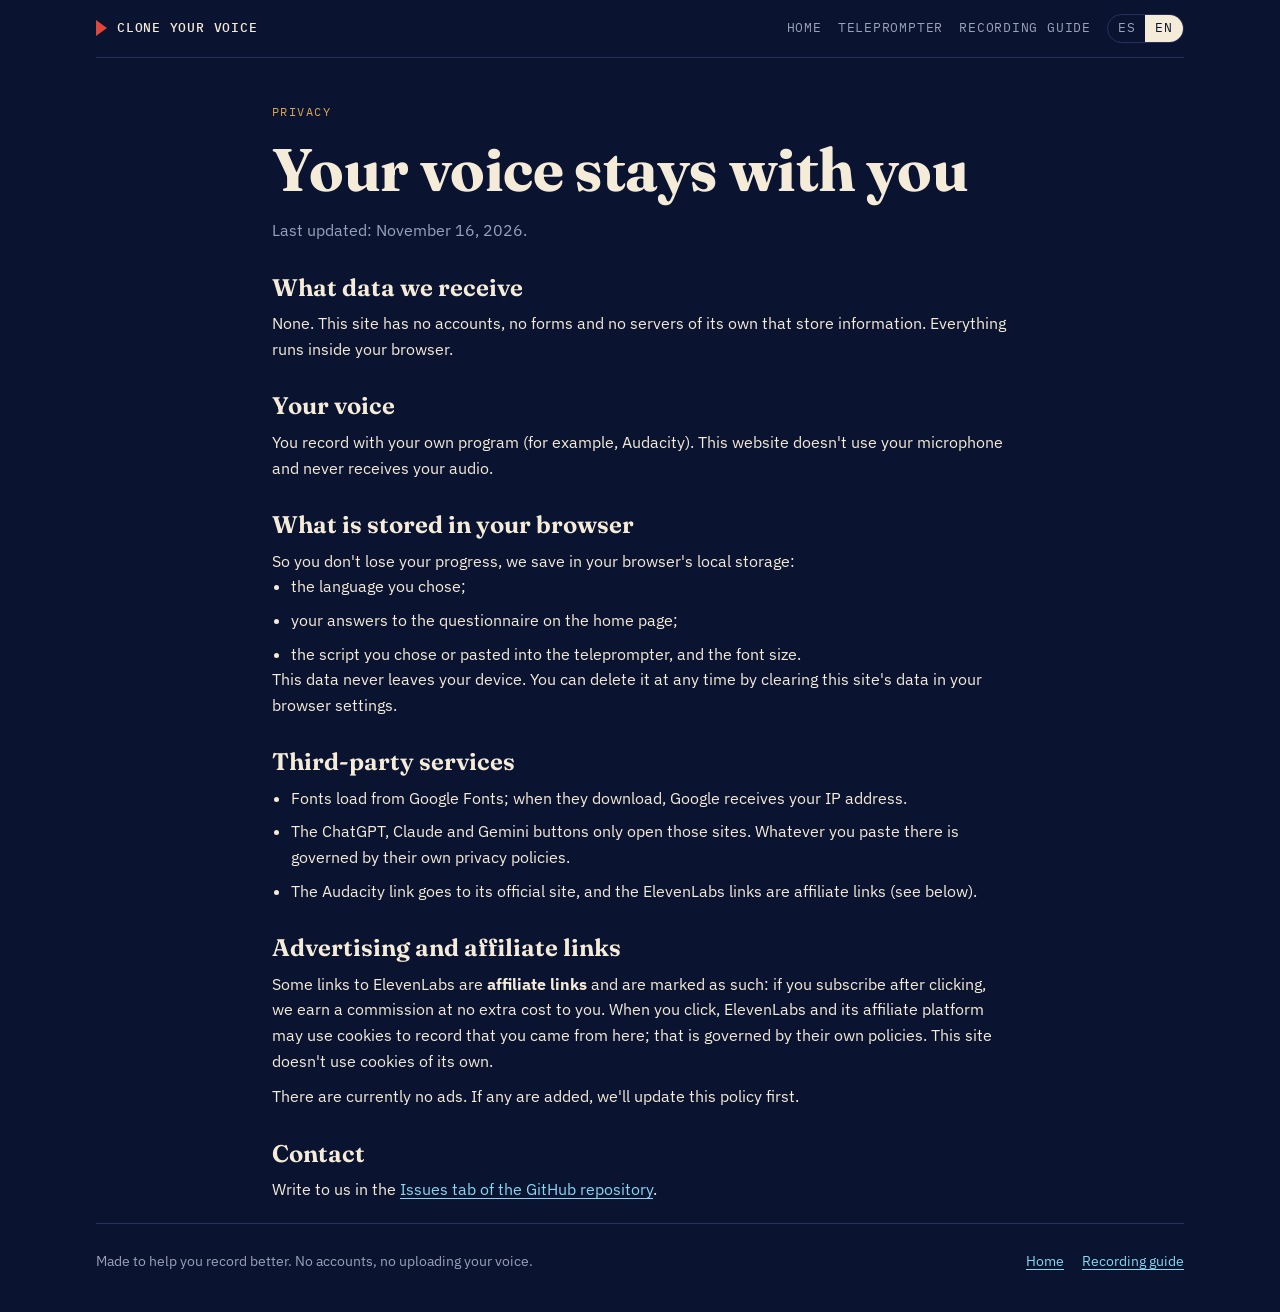
<file: privacidad.html>
<!doctype html>
<html lang="es">
<head>
<meta charset="utf-8">
<meta name="viewport" content="width=device-width, initial-scale=1">
<title>Privacidad · Clona tu voz</title>
<meta name="title-es" content="Privacidad · Clona tu voz">
<meta name="title-en" content="Privacy · Clone your voice">
<meta name="description" content="Qué datos usa este sitio: ninguno en servidores. Tu voz y tus guiones se quedan en tu computador.">
<link rel="preconnect" href="https://fonts.googleapis.com">
<link rel="preconnect" href="https://fonts.gstatic.com" crossorigin>
<link rel="stylesheet" href="https://fonts.googleapis.com/css2?family=Fraunces:opsz,wght@9..144,400..800&family=IBM+Plex+Mono:wght@400;500&family=IBM+Plex+Sans:wght@400;500;600&display=swap">
<link rel="stylesheet" href="css/sitio.css">
<link rel="icon" href="data:image/svg+xml,%3Csvg xmlns=%27http://www.w3.org/2000/svg%27 viewBox=%270 0 32 32%27%3E%3Crect width=%2732%27 height=%2732%27 rx=%277%27 fill=%27%230A1330%27/%3E%3Cpath d=%27M12 8l11 8-11 8z%27 fill=%27%23E0473C%27/%3E%3C/svg%3E">
<style>
.doc { padding-block: 44px 20px; }
.doc header { display: grid; gap: 14px; margin-bottom: 20px; }
.doc h2 { font-size: 24px; margin: 30px 0 10px; }
.doc ul { padding-left: 1.2em; margin: 0; }
.doc li + li { margin-top: 8px; }
.doc p + p { margin-top: 10px; }
</style>
</head>
<body>
<div class="wrap">
  <header class="nav">
    <a class="brand" href="index.html"><span data-l="es">Clona tu voz</span><span data-l="en" hidden>Clone your voice</span></a>
    <nav>
      <a href="index.html"><span data-l="es">Inicio</span><span data-l="en" hidden>Home</span></a>
      <a href="teleprompter.html">Teleprompter</a>
      <a href="guia.html"><span data-l="es">Guía de grabación</span><span data-l="en" hidden>Recording guide</span></a>
      <span class="lang" role="group" aria-label="Idioma / Language">
        <button type="button" data-lang="es" aria-pressed="true">ES</button>
        <button type="button" data-lang="en" aria-pressed="false">EN</button>
      </span>
    </nav>
  </header>

  <main class="doc narrow">
    <article data-l="es">
      <header>
        <p class="kicker">Privacidad</p>
        <h1>Tu voz se queda contigo</h1>
        <p class="muted">Última actualización: 16 de noviembre de 2026.</p>
      </header>
      <h2>Qué datos recibimos</h2>
      <p>Ninguno. Este sitio no tiene cuentas, formularios ni servidores propios que guarden información. Todo funciona dentro de tu navegador.</p>
      <h2>Tu voz</h2>
      <p>Grabas con tu propio programa (por ejemplo, Audacity). Esta web no usa tu micrófono y nunca recibe tu audio.</p>
      <h2>Lo que se guarda en tu navegador</h2>
      <p>Para que no pierdas tu avance, guardamos en el almacenamiento local de tu navegador:</p>
      <ul>
        <li>el idioma que elegiste;</li>
        <li>tus respuestas del cuestionario de inicio;</li>
        <li>el guion que elegiste o pegaste en el teleprompter, y el tamaño de letra.</li>
      </ul>
      <p>Esos datos no salen de tu equipo. Puedes borrarlos cuando quieras limpiando los datos de este sitio en la configuración de tu navegador.</p>
      <h2>Servicios de terceros</h2>
      <ul>
        <li>Las tipografías se cargan desde Google Fonts; al descargarlas, Google recibe tu dirección IP.</li>
        <li>Los botones a ChatGPT, Claude y Gemini solo abren esos sitios. Lo que pegues ahí se rige por sus propias políticas de privacidad.</li>
        <li>El enlace a Audacity lleva a su sitio oficial, y los enlaces a ElevenLabs son de afiliado (ver abajo).</li>
      </ul>
      <h2>Publicidad y enlaces de afiliado</h2>
      <p>Algunos enlaces a ElevenLabs son <b>enlaces de afiliado</b> y están marcados como tales: si te suscribes después de hacer clic, recibimos una comisión, sin costo extra para ti. Al hacer clic, ElevenLabs y su plataforma de afiliados pueden usar cookies para registrar que llegaste desde aquí; eso se rige por sus propias políticas. Este sitio no usa cookies propias.</p>
      <p>Hoy no hay anuncios. Si se agregan, actualizaremos esta política antes.</p>
      <h2>Contacto</h2>
      <p>Escríbenos en la pestaña <a href="https://github.com/milkk1d/voice-clone-teleprompter/issues" target="_blank" rel="noopener">Issues del repositorio en GitHub</a>.</p>
    </article>

    <article data-l="en" hidden>
      <header>
        <p class="kicker">Privacy</p>
        <h1>Your voice stays with you</h1>
        <p class="muted">Last updated: November 16, 2026.</p>
      </header>
      <h2>What data we receive</h2>
      <p>None. This site has no accounts, no forms and no servers of its own that store information. Everything runs inside your browser.</p>
      <h2>Your voice</h2>
      <p>You record with your own program (for example, Audacity). This website doesn't use your microphone and never receives your audio.</p>
      <h2>What is stored in your browser</h2>
      <p>So you don't lose your progress, we save in your browser's local storage:</p>
      <ul>
        <li>the language you chose;</li>
        <li>your answers to the questionnaire on the home page;</li>
        <li>the script you chose or pasted into the teleprompter, and the font size.</li>
      </ul>
      <p>This data never leaves your device. You can delete it at any time by clearing this site's data in your browser settings.</p>
      <h2>Third-party services</h2>
      <ul>
        <li>Fonts load from Google Fonts; when they download, Google receives your IP address.</li>
        <li>The ChatGPT, Claude and Gemini buttons only open those sites. Whatever you paste there is governed by their own privacy policies.</li>
        <li>The Audacity link goes to its official site, and the ElevenLabs links are affiliate links (see below).</li>
      </ul>
      <h2>Advertising and affiliate links</h2>
      <p>Some links to ElevenLabs are <b>affiliate links</b> and are marked as such: if you subscribe after clicking, we earn a commission at no extra cost to you. When you click, ElevenLabs and its affiliate platform may use cookies to record that you came from here; that is governed by their own policies. This site doesn't use cookies of its own.</p>
      <p>There are currently no ads. If any are added, we'll update this policy first.</p>
      <h2>Contact</h2>
      <p>Write to us in the <a href="https://github.com/milkk1d/voice-clone-teleprompter/issues" target="_blank" rel="noopener">Issues tab of the GitHub repository</a>.</p>
    </article>
  </main>

  <footer class="site">
    <span><span data-l="es">Hecho para grabar mejor. Sin cuentas, sin subir tu voz.</span><span data-l="en" hidden>Made to help you record better. No accounts, no uploading your voice.</span></span>
    <nav>
      <a href="index.html"><span data-l="es">Inicio</span><span data-l="en" hidden>Home</span></a>
      <a href="guia.html"><span data-l="es">Guía de grabación</span><span data-l="en" hidden>Recording guide</span></a>
    </nav>
  </footer>
</div>
<script src="js/sitio.js"></script>
</body>
</html>
</file>
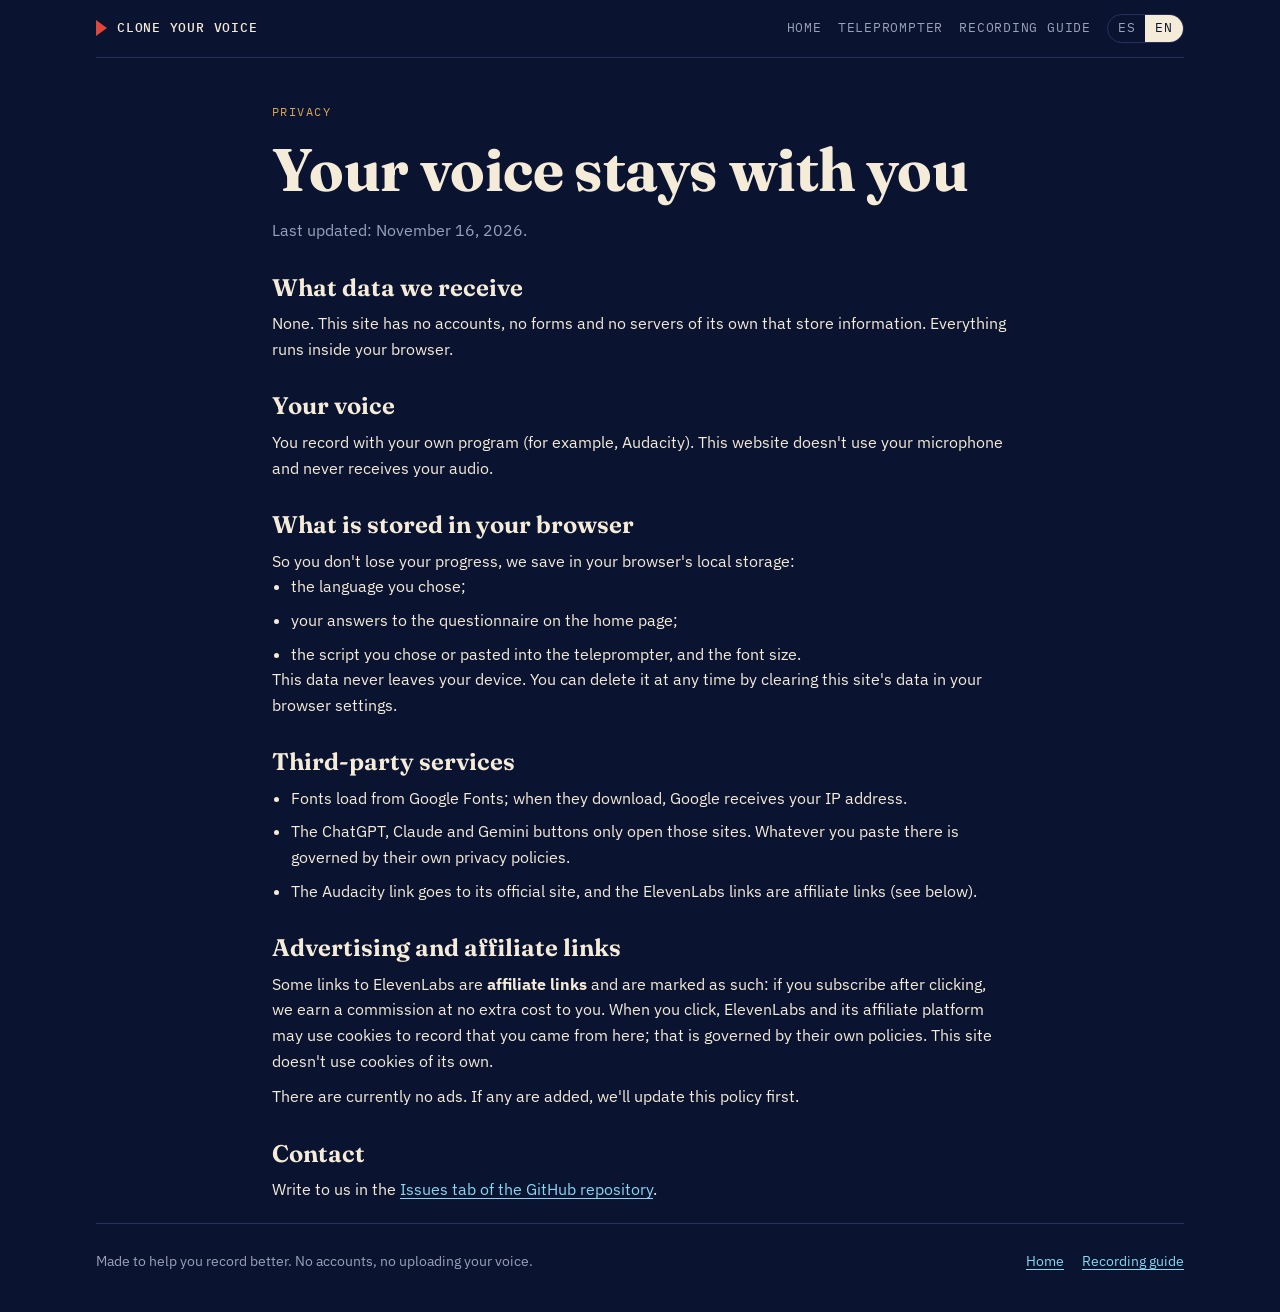
<file: privacy.html>
<!doctype html>
<html lang="es">
<head>
<meta charset="utf-8">
<meta name="viewport" content="width=device-width, initial-scale=1">
<title>Privacidad · Clona tu voz</title>
<meta name="title-es" content="Privacidad · Clona tu voz">
<meta name="title-en" content="Privacy · Clone your voice">
<meta name="description" content="Qué datos usa este sitio: ninguno en servidores. Tu voz y tus guiones se quedan en tu computador.">
<link rel="preconnect" href="https://fonts.googleapis.com">
<link rel="preconnect" href="https://fonts.gstatic.com" crossorigin>
<link rel="stylesheet" href="https://fonts.googleapis.com/css2?family=Fraunces:opsz,wght@9..144,400..800&family=IBM+Plex+Mono:wght@400;500&family=IBM+Plex+Sans:wght@400;500;600&display=swap">
<link rel="stylesheet" href="css/site.css">
<link rel="icon" href="data:image/svg+xml,%3Csvg xmlns=%27http://www.w3.org/2000/svg%27 viewBox=%270 0 32 32%27%3E%3Crect width=%2732%27 height=%2732%27 rx=%277%27 fill=%27%230A1330%27/%3E%3Cpath d=%27M12 8l11 8-11 8z%27 fill=%27%23E0473C%27/%3E%3C/svg%3E">
<style>
.doc { padding-block: 44px 20px; }
.doc header { display: grid; gap: 14px; margin-bottom: 20px; }
.doc h2 { font-size: 24px; margin: 30px 0 10px; }
.doc ul { padding-left: 1.2em; margin: 0; }
.doc li + li { margin-top: 8px; }
.doc p + p { margin-top: 10px; }
</style>
</head>
<body>
<div class="wrap">
  <header class="nav">
    <a class="brand" href="index.html"><span data-l="es">Clona tu voz</span><span data-l="en" hidden>Clone your voice</span></a>
    <nav>
      <a href="index.html"><span data-l="es">Inicio</span><span data-l="en" hidden>Home</span></a>
      <a href="teleprompter.html">Teleprompter</a>
      <a href="guide.html"><span data-l="es">Guía de grabación</span><span data-l="en" hidden>Recording guide</span></a>
      <span class="lang" role="group" aria-label="Idioma / Language">
        <button type="button" data-lang="es" aria-pressed="true">ES</button>
        <button type="button" data-lang="en" aria-pressed="false">EN</button>
      </span>
    </nav>
  </header>

  <main class="doc narrow">
    <article data-l="es">
      <header>
        <p class="kicker">Privacidad</p>
        <h1>Tu voz se queda contigo</h1>
        <p class="muted">Última actualización: 16 de noviembre de 2026.</p>
      </header>
      <h2>Qué datos recibimos</h2>
      <p>Ninguno. Este sitio no tiene cuentas, formularios ni servidores propios que guarden información. Todo funciona dentro de tu navegador.</p>
      <h2>Tu voz</h2>
      <p>Grabas con tu propio programa (por ejemplo, Audacity). Esta web no usa tu micrófono y nunca recibe tu audio.</p>
      <h2>Lo que se guarda en tu navegador</h2>
      <p>Para que no pierdas tu avance, guardamos en el almacenamiento local de tu navegador:</p>
      <ul>
        <li>el idioma que elegiste;</li>
        <li>tus respuestas del cuestionario de inicio;</li>
        <li>el guion que elegiste o pegaste en el teleprompter, y el tamaño de letra.</li>
      </ul>
      <p>Esos datos no salen de tu equipo. Puedes borrarlos cuando quieras limpiando los datos de este sitio en la configuración de tu navegador.</p>
      <h2>Servicios de terceros</h2>
      <ul>
        <li>Las tipografías se cargan desde Google Fonts; al descargarlas, Google recibe tu dirección IP.</li>
        <li>Los botones a ChatGPT, Claude y Gemini solo abren esos sitios. Lo que pegues ahí se rige por sus propias políticas de privacidad.</li>
        <li>El enlace a Audacity lleva a su sitio oficial, y los enlaces a ElevenLabs son de afiliado (ver abajo).</li>
      </ul>
      <h2>Publicidad y enlaces de afiliado</h2>
      <p>Algunos enlaces a ElevenLabs son <b>enlaces de afiliado</b> y están marcados como tales: si te suscribes después de hacer clic, recibimos una comisión, sin costo extra para ti. Al hacer clic, ElevenLabs y su plataforma de afiliados pueden usar cookies para registrar que llegaste desde aquí; eso se rige por sus propias políticas. Este sitio no usa cookies propias.</p>
      <p>Hoy no hay anuncios. Si se agregan, actualizaremos esta política antes.</p>
      <h2>Contacto</h2>
      <p>Escríbenos en la pestaña <a href="https://github.com/milkk1d/voice-clone-teleprompter/issues" target="_blank" rel="noopener">Issues del repositorio en GitHub</a>.</p>
    </article>

    <article data-l="en" hidden>
      <header>
        <p class="kicker">Privacy</p>
        <h1>Your voice stays with you</h1>
        <p class="muted">Last updated: November 16, 2026.</p>
      </header>
      <h2>What data we receive</h2>
      <p>None. This site has no accounts, no forms and no servers of its own that store information. Everything runs inside your browser.</p>
      <h2>Your voice</h2>
      <p>You record with your own program (for example, Audacity). This website doesn't use your microphone and never receives your audio.</p>
      <h2>What is stored in your browser</h2>
      <p>So you don't lose your progress, we save in your browser's local storage:</p>
      <ul>
        <li>the language you chose;</li>
        <li>your answers to the questionnaire on the home page;</li>
        <li>the script you chose or pasted into the teleprompter, and the font size.</li>
      </ul>
      <p>This data never leaves your device. You can delete it at any time by clearing this site's data in your browser settings.</p>
      <h2>Third-party services</h2>
      <ul>
        <li>Fonts load from Google Fonts; when they download, Google receives your IP address.</li>
        <li>The ChatGPT, Claude and Gemini buttons only open those sites. Whatever you paste there is governed by their own privacy policies.</li>
        <li>The Audacity link goes to its official site, and the ElevenLabs links are affiliate links (see below).</li>
      </ul>
      <h2>Advertising and affiliate links</h2>
      <p>Some links to ElevenLabs are <b>affiliate links</b> and are marked as such: if you subscribe after clicking, we earn a commission at no extra cost to you. When you click, ElevenLabs and its affiliate platform may use cookies to record that you came from here; that is governed by their own policies. This site doesn't use cookies of its own.</p>
      <p>There are currently no ads. If any are added, we'll update this policy first.</p>
      <h2>Contact</h2>
      <p>Write to us in the <a href="https://github.com/milkk1d/voice-clone-teleprompter/issues" target="_blank" rel="noopener">Issues tab of the GitHub repository</a>.</p>
    </article>
  </main>

  <footer class="site">
    <span><span data-l="es">Hecho para grabar mejor. Sin cuentas, sin subir tu voz.</span><span data-l="en" hidden>Made to help you record better. No accounts, no uploading your voice.</span></span>
    <nav>
      <a href="index.html"><span data-l="es">Inicio</span><span data-l="en" hidden>Home</span></a>
      <a href="guide.html"><span data-l="es">Guía de grabación</span><span data-l="en" hidden>Recording guide</span></a>
    </nav>
  </footer>
</div>
<script src="js/site.js"></script>
</body>
</html>
</file>
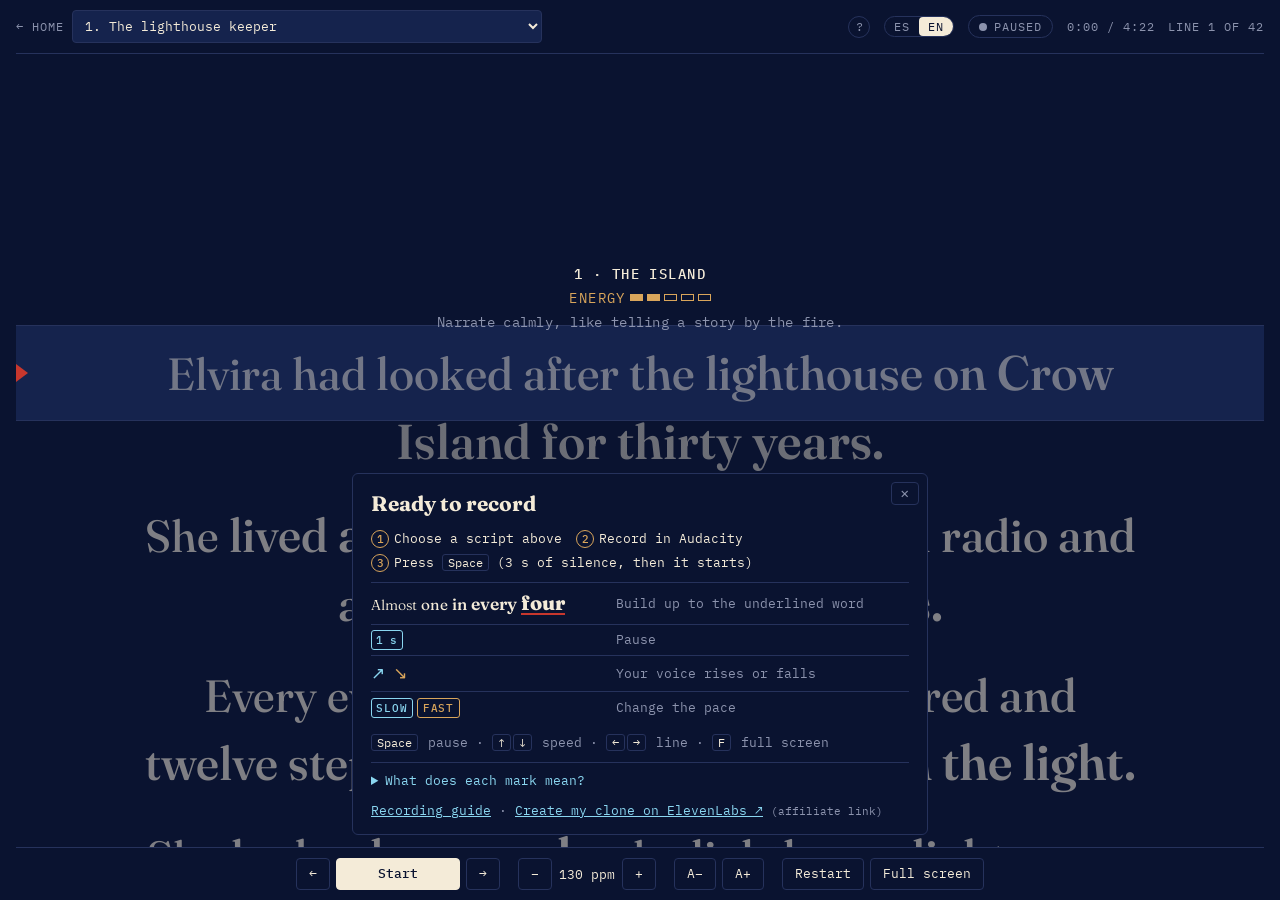
<file: teleprompter.html>
<!doctype html>
<html lang="es">
<meta charset="utf-8">
<title>Teleprompter · Clona tu voz</title>
<meta name="description" content="Teleprompter tipo karaoke para grabar tu voz y clonarla con IA: énfasis, pausas y entonación marcados en cada frase.">
<link rel="icon" href="data:image/svg+xml,%3Csvg xmlns=%27http://www.w3.org/2000/svg%27 viewBox=%270 0 32 32%27%3E%3Crect width=%2732%27 height=%2732%27 rx=%277%27 fill=%27%230A1330%27/%3E%3Cpath d=%27M12 8l11 8-11 8z%27 fill=%27%23E0473C%27/%3E%3C/svg%3E">
<meta name="viewport" content="width=device-width, initial-scale=1">
<meta name="claude:viewport-fit-sides" content="cover">
<link rel="preconnect" href="https://fonts.googleapis.com">
<link rel="preconnect" href="https://fonts.gstatic.com" crossorigin>
<link rel="stylesheet" href="https://fonts.googleapis.com/css2?family=Fraunces:opsz,wght@9..144,300..900&family=IBM+Plex+Mono:wght@400;500&display=swap">
<style>
/* Layout: escenario a pantalla completa; el guion sube detrás de una franja de lectura fija (36 % de la altura); controles abajo.
   Un solo look oscuro a propósito: fondo de océano profundo, texto crema y la palabra clave subrayada en rojo.
   Las palabras crecen en tamaño y peso según la fuerza con que se dicen (de menos a más hasta la subrayada).
   Lee el formato de la especificación: # sección, @fuerza, > nota, **énfasis**, [pausa], [respira], [sube]/[baja],
   tramos [lento] [rápido] [suave] [fuerte] y pronunciación palabra{pro-nun-CIA}. */
:root {
  --ground: #0A1330;
  --band: #15234D;
  --paper: #F4EBD8;
  --muted: #8C93AD;
  --red: #C8372D;
  --sky: #8AD6F0;
  --sky-soft: rgba(138, 214, 240, .32);
  --paper-dim: rgba(244, 235, 216, .42);
  --ocre: #D9A55B;
  --rule: #26325C;
  --display: "Fraunces", Georgia, "Times New Roman", serif;
  --mono: "IBM Plex Mono", ui-monospace, Consolas, monospace;
  --fs: 44px;
  color-scheme: dark;
}
[hidden] { display: none !important; }
html, body { height: 100%; }
body {
  margin: 0;
  box-sizing: border-box;
  background: var(--ground);
  color: var(--paper);
  font-family: var(--display);
  overflow: hidden;
  display: flex;
  flex-direction: column;
  padding-left: max(16px, env(safe-area-inset-left, 0px));
  padding-right: max(16px, env(safe-area-inset-right, 0px));
  padding-block: 0;
}
*, *::before, *::after { box-sizing: inherit; }

.top {
  display: flex; align-items: center; justify-content: space-between; gap: 10px 14px; flex-wrap: wrap;
  padding-block: 10px;
  font-family: var(--mono); font-size: 12px; letter-spacing: .08em; text-transform: uppercase; color: var(--muted);
  border-bottom: 1px solid var(--rule);
}
.top b { color: var(--paper); font-weight: 500; }
.picker { display: flex; align-items: center; gap: 8px; flex-wrap: wrap; min-width: 0; }
.picker select {
  font: inherit; text-transform: none; letter-spacing: 0; font-size: 13px; color: var(--paper);
  background: var(--band); border: 1px solid var(--rule); border-radius: 4px; padding: 6px 8px; max-width: min(78vw, 30rem);
}
.picker select:focus-visible { outline: 2px solid var(--sky); outline-offset: 2px; }
.home { color: var(--muted); text-decoration: none; white-space: nowrap; }
.home:hover { color: var(--paper); }
.lang { display: inline-flex; border: 1px solid var(--rule); border-radius: 999px; overflow: hidden; }
.lang button { font: inherit; letter-spacing: inherit; color: var(--muted); background: none; border: 0; padding: 2px 9px; cursor: pointer; }
.lang button[aria-pressed="true"] { background: var(--paper); color: var(--ground); }
dialog .pick-row { display: flex; gap: 10px; flex-wrap: wrap; margin-bottom: 10px; }
dialog label { display: grid; gap: 4px; color: var(--muted); font-size: 12px; text-transform: uppercase; letter-spacing: .06em; }
dialog select { font: 13px var(--mono); color: var(--paper); background: var(--band); border: 1px solid var(--rule); border-radius: 4px; padding: 5px 8px; }
.issues { margin: 10px 0 0; padding: 10px 12px 10px 28px; max-height: 22vh; overflow: auto; background: var(--band); border: 1px solid var(--rule); border-radius: 4px; line-height: 1.5; }
.issues li.error { color: #F08A82; }
.issues li.aviso { color: var(--ocre); }
.issues li.ok { color: var(--sky); list-style: none; margin-left: -16px; }
.status { display: flex; align-items: center; gap: 14px; font-variant-numeric: tabular-nums; }
.pill { display: inline-flex; align-items: center; gap: 7px; padding: 3px 10px; border: 1px solid var(--rule); border-radius: 999px; color: var(--muted); }
.pill i { width: 8px; height: 8px; border-radius: 50%; background: var(--muted); }
.pill[data-s="leyendo"] { color: var(--paper); border-color: var(--red); }
.pill[data-s="leyendo"] i { background: var(--red); }
.pill[data-s="silencio"] { color: var(--sky); border-color: var(--sky); }
.pill[data-s="silencio"] i { background: var(--sky); }

.stage { position: relative; flex: 1; min-height: 0; overflow: hidden; touch-action: none; cursor: ns-resize; }
.band {
  position: absolute; left: 0; right: 0;
  top: calc(36% - var(--fs) * .3);
  height: calc(var(--fs) * 2);
  background: var(--band);
  border-top: 1px solid var(--rule); border-bottom: 1px solid var(--rule);
  pointer-events: none;
}
.band::before {
  content: ""; position: absolute; left: 0; top: 50%; transform: translateY(-50%);
  border-left: 12px solid var(--red); border-top: 9px solid transparent; border-bottom: 9px solid transparent;
}
.scroller { position: absolute; left: 0; right: 0; top: 0; will-change: transform; padding-bottom: 70vh; }
.col { max-width: min(100%, 22em); margin: 0 auto; font-size: var(--fs); padding-inline: 24px; text-align: center; }

.sec { display: flex; flex-direction: column; align-items: center; text-align: center; gap: 5px; margin: 1.1em 0 .6em; font-family: var(--mono); font-size: max(12px, calc(var(--fs) * .3)); letter-spacing: .1em; text-transform: uppercase; color: var(--muted); }
.sec:first-child { margin-top: 0; }
.sec b { color: var(--paper); font-weight: 500; }
.sec .note { text-transform: none; letter-spacing: .02em; }
.force { display: inline-flex; align-items: center; gap: 4px; color: var(--ocre); }
.force i { display: inline-block; width: .9em; height: .55em; border: 1px solid var(--ocre); }
.force i.on { background: var(--ocre); }

.ln { margin: 0 0 .5em; line-height: 1.38; transition: opacity .25s ease; opacity: .5; text-wrap: pretty; }
.ln.past { opacity: .2; }
.ln.cur { opacity: 1; }
/* karaoke: cada palabra se pinta de celeste de izquierda a derecha mientras se dice */
.ln.cur .w {
  color: transparent;
  background-image: linear-gradient(90deg, var(--sky) var(--p, 0%), var(--paper-dim) var(--p, 0%));
  -webkit-background-clip: text; background-clip: text;
}
.ln.cur .pz { background-image: linear-gradient(90deg, var(--sky-soft) var(--p, 0%), transparent var(--p, 0%)); }
.w { font-variation-settings: "opsz" 72; }
.kw { text-decoration: underline; text-decoration-color: var(--red); text-decoration-thickness: .09em; text-underline-offset: .17em; }
.w.st-lento { letter-spacing: .06em; }
.w.st-rapido, .w.st-suave { font-style: italic; }
.pz {
  display: inline-block; font-family: var(--mono); font-size: .36em; font-weight: 500; color: var(--sky);
  border: 1px solid var(--sky); border-radius: 3px; padding: .05em .4em; margin: 0 .3em; vertical-align: .55em;
  font-variant-numeric: tabular-nums; white-space: nowrap;
}
.pz.rs { border-style: dashed; }
.pr { font-family: var(--mono); font-size: .32em; font-weight: 500; color: var(--ocre); vertical-align: .9em; margin-left: .1em; white-space: nowrap; }
.tg {
  display: inline-block; font-family: var(--mono); font-size: .3em; font-weight: 500; text-transform: uppercase; letter-spacing: .08em;
  border: 1px solid currentColor; border-radius: 3px; padding: .05em .4em; margin-right: .3em; vertical-align: .6em; white-space: nowrap;
}
.tg-lento { color: var(--sky); }
.tg-rapido { color: var(--ocre); }
.tg-suave { color: var(--muted); }
.tg-fuerte { color: var(--red); }
/* líneas para grabar de nuevo */
.ln.redo { border-left: 4px solid var(--red); padding-left: .45em; margin-left: -.45em; }
.ln.redo:not(.cur) { opacity: .75; }
.ln.redo.past { opacity: .3; }
.redo-tag {
  display: inline-block; font-family: var(--mono); font-size: .3em; font-weight: 600; text-transform: uppercase; letter-spacing: .1em;
  color: var(--paper); background: var(--red); border-radius: 3px; padding: .1em .5em; margin-right: .5em; vertical-align: .6em; white-space: nowrap;
}
.redo-why { display: block; margin-top: .25em; font-family: var(--mono); font-size: max(12px, .34em); font-weight: 500; color: var(--ocre); line-height: 1.4; }
#redoOnly[aria-pressed="true"] { color: var(--paper); background: var(--red); border-color: var(--red); }
.ar { font-family: system-ui, "Segoe UI Symbol", sans-serif; font-size: .8em; }
.up { color: var(--sky); }
.dn { color: var(--ocre); }
.end { margin-top: 1.4em; font-family: var(--mono); font-size: max(13px, calc(var(--fs) * .36)); color: var(--sky); line-height: 1.5; }
.end .next { display: block; margin-top: 1.2em; padding: .8em 1em; border: 1px solid var(--rule); border-radius: 6px; color: var(--paper); font-size: .85em; }
.end .next a, .intro .links a { color: var(--sky); }
.end .next small { display: block; margin-top: .4em; color: var(--muted); font-size: .8em; }
.intro .links small { color: var(--muted); }

.pause {
  position: absolute; right: 8px; top: calc(36% - var(--fs) * .3 - 46px);
  display: flex; align-items: center; gap: 10px;
  font-family: var(--mono); font-size: 14px; letter-spacing: .1em; text-transform: uppercase; color: var(--sky);
  background: var(--ground); border: 1px solid var(--sky); border-radius: 4px; padding: 6px 12px;
}
.pause b { font-size: 20px; font-weight: 500; color: var(--paper); letter-spacing: 0; font-variant-numeric: tabular-nums; min-width: 3.4em; text-align: right; }
.pause .meter { width: 90px; height: 6px; background: var(--rule); }
.pause .meter u { display: block; height: 100%; background: var(--sky); width: 100%; }

/* panel "Listo para grabar": compacto, abajo, para que se vean las primeras líneas del guion detrás */
.intro {
  position: absolute; left: 50%; transform: translateX(-50%); bottom: 12px;
  width: min(100%, 36rem); max-height: calc(60% - 20px); overflow: auto;
  background: var(--ground); border: 1px solid var(--rule); border-radius: 6px;
  padding: 14px 18px; font-family: var(--mono); font-size: 13px; line-height: 1.5; color: var(--muted);
  display: grid; gap: 10px; cursor: default;
}
.intro h2 { margin: 0; padding-right: 32px; font-family: var(--display); font-size: 21px; font-weight: 700; color: var(--paper); }
.intro p { margin: 0; }
.intro .close { position: absolute; top: 8px; right: 8px; padding: 2px 9px; font-size: 14px; color: var(--muted); }
.intro .steps { display: flex; flex-wrap: wrap; gap: 4px 14px; color: var(--paper); }
.intro .steps b { display: inline-grid; place-items: center; width: 18px; height: 18px; margin-right: 5px; border: 1px solid var(--ocre); border-radius: 50%; color: var(--ocre); font-size: 11px; font-weight: 500; }
.intro table { border-collapse: collapse; width: 100%; }
.intro td { padding: 5px 0; border-top: 1px solid var(--rule); vertical-align: middle; }
.intro td:first-child { padding-right: 14px; white-space: nowrap; color: var(--paper); }
.intro td.demo { font-family: var(--display); font-size: 17px; }
.intro .pz, .intro .tg { font-size: 11px; vertical-align: middle; margin: 0 4px 0 0; }
.intro .ar { font-size: 17px; }
.intro .keys kbd { margin-right: 2px; }
.intro details { border-top: 1px solid var(--rule); padding-top: 8px; }
.intro summary { cursor: pointer; color: var(--sky); }
.intro details ul { margin: 8px 0 0; padding-left: 1.2em; display: grid; gap: 4px; }
.intro details b { color: var(--paper); font-weight: 500; }
.intro .links a { color: var(--sky); }
.help { font: inherit; letter-spacing: 0; color: var(--muted); background: none; border: 1px solid var(--rule); border-radius: 50%; width: 22px; height: 22px; padding: 0; line-height: 20px; cursor: pointer; }
.help:hover { color: var(--paper); border-color: var(--muted); }
kbd { font-family: var(--mono); font-size: 12px; border: 1px solid var(--rule); border-radius: 3px; padding: 0 5px; color: var(--paper); }

.count {
  position: absolute; inset: 0; display: grid; place-content: center; text-align: center; gap: 8px;
  background: color-mix(in srgb, var(--ground) 82%, transparent);
}
.count .n { font-size: clamp(90px, 22vw, 200px); font-weight: 700; line-height: 1; color: var(--paper); font-variant-numeric: tabular-nums; }
.count .m { font-family: var(--mono); font-size: 14px; letter-spacing: .14em; text-transform: uppercase; color: var(--sky); }

.controls {
  border-top: 1px solid var(--rule);
  padding-block: 10px calc(10px + env(safe-area-inset-bottom, 0px));
  display: flex; flex-wrap: wrap; align-items: center; justify-content: center; gap: 8px 18px;
  font-family: var(--mono); font-size: 13px; color: var(--muted);
  position: relative;
}
.progress { position: absolute; left: 0; right: 0; top: -1px; height: 2px; }
.progress i { display: block; height: 100%; width: 0; background: var(--red); }
.grp { display: flex; align-items: center; gap: 6px; }
.grp .val { min-width: 4.5em; text-align: center; color: var(--paper); font-variant-numeric: tabular-nums; }
button {
  font: inherit; color: var(--paper); background: transparent; border: 1px solid var(--rule); border-radius: 4px;
  padding: 7px 12px; cursor: pointer; line-height: 1.2;
}
button:hover { border-color: var(--muted); }
button:focus-visible { outline: 2px solid var(--sky); outline-offset: 2px; }
button.main { background: var(--paper); color: var(--ground); border-color: var(--paper); font-weight: 500; min-width: 9.5em; }
button.main:hover { background: #fff; }

dialog {
  width: min(92vw, 44rem); max-height: 86vh; padding: 18px 20px; border: 1px solid var(--rule); border-radius: 6px;
  background: var(--ground); color: var(--paper); font-family: var(--mono); font-size: 13px;
}
dialog::backdrop { background: rgba(5, 10, 26, .7); }
dialog h2 { margin: 0 0 6px; font-family: var(--display); font-size: 22px; }
dialog p { margin: 0 0 10px; color: var(--muted); line-height: 1.5; }
dialog textarea {
  width: 100%; height: 46vh; resize: vertical; font: 13px/1.5 var(--mono); color: var(--paper);
  background: var(--band); border: 1px solid var(--rule); border-radius: 4px; padding: 10px;
}
dialog .row { display: flex; gap: 8px; justify-content: flex-end; margin-top: 10px; flex-wrap: wrap; }

@media (max-width: 560px) {
  .col { padding-inline: 18px; }
  .top { font-size: 11px; }
  .controls { gap: 8px 10px; }
  .hide-sm { display: none; }
  .pause { font-size: 12px; }
  .pause .meter { width: 50px; }
}
@media (prefers-reduced-motion: reduce) {
  .ln { transition: none; }
}
</style>

<header class="top">
  <div class="picker">
    <a class="home" href="index.html" id="homeLink">← Inicio</a>
    <select id="pick" aria-label="Elegir guion"></select>
  </div>
  <div class="status">
    <button type="button" class="help" id="helpBtn" aria-label="Ayuda">?</button>
    <span class="lang" role="group" aria-label="Idioma / Language"><button type="button" data-lang="es">ES</button><button type="button" data-lang="en">EN</button></span>
    <span class="pill" id="pill" data-s="pausa"><i></i><span id="pillTxt">En pausa</span></span>
    <span id="clock">0:00 / 0:00</span>
    <span id="lineNo" class="hide-sm">línea 1 de 1</span>
  </div>
</header>

<main class="stage" id="stage" aria-label="Guion">
  <div class="band" aria-hidden="true"></div>
  <div class="scroller" id="scroller"><div class="col" id="col"></div></div>

  <div class="pause" id="pause" hidden aria-live="off">
    <span id="pauseLbl">Pausa</span>
    <b id="pauseS">0,0 s</b>
    <span class="meter" aria-hidden="true"><u id="pauseBar"></u></span>
  </div>

  <section class="intro" id="intro"></section>

  <div class="count" id="count" hidden>
    <div class="n" id="countN">3</div>
    <div class="m" id="countM">Silencio</div>
  </div>
</main>

<footer class="controls">
  <div class="progress" aria-hidden="true"><i id="bar"></i></div>
  <div class="grp">
    <button id="prev" type="button" aria-label="Línea anterior">←</button>
    <button id="play" type="button" class="main">Empezar</button>
    <button id="next" type="button" aria-label="Línea siguiente">→</button>
  </div>
  <div class="grp" aria-label="Velocidad">
    <button id="slower" type="button" aria-label="Más lento">−</button>
    <span class="val" id="wpm">140 ppm</span>
    <button id="faster" type="button" aria-label="Más rápido">+</button>
  </div>
  <div class="grp" aria-label="Tamaño de letra">
    <button id="smaller" type="button" aria-label="Letra más chica">A−</button>
    <button id="bigger" type="button" aria-label="Letra más grande">A+</button>
  </div>
  <div class="grp">
    <button id="redoOnly" type="button" aria-pressed="false" hidden>Solo regrabar</button>
    <button id="restart" type="button">Reiniciar</button>
    <button id="full" type="button" class="hide-sm">Pantalla completa</button>
  </div>
</footer>

<dialog id="pasteDlg">
  <h2 id="dlgTitle"></h2>
  <p id="dlgHelp"></p>
  <div class="pick-row">
    <label><span id="dlgStyleLbl"></span><select id="dlgStyle"></select></label>
    <label><span id="dlgLangLbl"></span><select id="dlgLang"><option value="es">Español</option><option value="en">English</option></select></label>
  </div>
  <textarea id="pasteTxt" spellcheck="false" placeholder="# Mi primera sección&#10;@fuerza 4&#10;> Una nota para quien lee.&#10;&#10;¿Sabías que el mar es **salado**? [sube]"></textarea>
  <ul id="dlgIssues" class="issues" hidden></ul>
  <div class="row">
    <button id="pasteCancel" type="button"></button>
    <button id="pasteOk" type="button" class="main"></button>
  </div>
</dialog>

<script src="js/data.js"></script>
<script src="js/links.js"></script>
<script src="js/validator.js"></script>
<script src="scripts/scripts.js"></script>
<script>
// segundos de cada pausa automática o marcada
const P = { coma: 0.25, frase: 0.45, linea: 0.45, seccion: 1.8, pausa: 1.0, respira: 0.9 };
// cuánto se estira cada palabra dentro de un tramo
const SPEED = { lento: 1.35, rapido: 0.75, suave: 1.1, fuerte: 1 };
const SPAN = { lento: "lento", slow: "lento", "rápido": "rapido", rapido: "rapido", fast: "rapido", suave: "suave", soft: "suave", fuerte: "fuerte", loud: "fuerte" };
const SPAN_LABEL = { lento: "lento", rapido: "rápido", suave: "suave", fuerte: "fuerte" };
const SYL = { es: 2.2, en: 1.5 }; // sílabas promedio por palabra

const $ = (id) => document.getElementById(id);
const stage = $("stage"), scroller = $("scroller"), col = $("col");

const store = {
  get(k, d) { try { const v = localStorage.getItem("tp." + k); return v === null ? d : JSON.parse(v); } catch (e) { return d; } },
  set(k, v) { try { localStorage.setItem("tp." + k, JSON.stringify(v)); } catch (e) {} },
};
// --- idioma de la interfaz (el del guion es aparte: state.lang) ---
let ui = store.get("ui", (navigator.language || "es").toLowerCase().startsWith("es") ? "es" : "en");
const T = {
  es: {
    home: "← Inicio", help: "Ayuda", title: "Teleprompter · Clona tu voz", pick: "Elegir guion", restart: "Reiniciar", full: "Pantalla completa",
    redoTag: "regrabar", redoOnly: (n) => `Solo regrabar (${n})`, redoAll: "Ver todo el guion",
    pill: { leyendo: "Leyendo", pausa: "En pausa", silencio: "Silencio", fin: "Terminado" },
    start: "Empezar", pauseBtn: "Pausa", resume: "Seguir", silence: "Silencio", backIn: "Sigue en",
    pause: "Pausa", breathe: "Respira", force: "Fuerza",
    line: (i, n) => `línea ${i} de ${n}`,
    end: "Fin del guion. Quédate 2 segundos en silencio y detén la grabación en Audacity.",
    empty: "Este guion no tiene líneas para leer. Revisa el formato.",
    span: { lento: "lento", rapido: "rápido", suave: "suave", fuerte: "fuerte" },
    myGroup: "Mi guion", ownGroup: "Ejemplos", classics: "Clásicos", pasted: "Guion pegado", pasteOpt: "Pegar un guion…",
    dlgTitle: "Pega tu guion", dlgStyle: "Estilo", dlgLang: "Idioma del guion",
    dlgHelp: "Usa el formato del guion: <code># Sección</code>, <code>@fuerza 4</code>, <code>&gt; nota</code>, <code>**palabra**</code>, <code>[pausa]</code>, <code>[respira]</code>, <code>[sube]</code>/<code>[baja]</code>, <code>[lento]…[/lento]</code>. Si lo copiaste de una IA, pega solo lo que está dentro del bloque de código. Al usarlo, lo revisamos según el estilo.",
    cancel: "Cancelar", check: "Revisar y usar", anyway: "Usar igual",
    fixErrors: "Corrige lo que está en rojo antes de usarlo.", warnsOnly: "Se puede leer igual; estos avisos ayudan a que el clon quede mejor:",
    intro: `<button type="button" class="close" data-close aria-label="Cerrar">✕</button>
      <h2>Listo para grabar</h2>
      <p class="steps"><span><b>1</b>Elige un guion arriba</span><span><b>2</b>Graba en Audacity</span><span><b>3</b>Presiona <kbd>Espacio</kbd> (3 s de silencio y empieza)</span></p>
      <table><tbody>
        <tr><td class="demo"><span style="font-size:.84em;font-weight:330">Casi</span> <span style="font-size:.9em;font-weight:420">uno</span> <span style="font-size:.96em;font-weight:520">de</span> <span style="font-size:1.03em;font-weight:620">cada</span> <span class="kw" style="font-size:1.18em;font-weight:800">cuatro</span></td><td>Sube la fuerza hasta la subrayada</td></tr>
        <tr><td><span class="pz">1 s</span></td><td>Pausa</td></tr>
        <tr><td><span class="ar up">↗</span> <span class="ar dn">↘</span></td><td>La voz sube o baja</td></tr>
        <tr><td><span class="tg tg-lento">lento</span><span class="tg tg-rapido">rápido</span></td><td>Cambia el ritmo</td></tr>
      </tbody></table>
      <p class="keys"><kbd>Espacio</kbd> pausa · <kbd>↑</kbd><kbd>↓</kbd> velocidad · <kbd>←</kbd><kbd>→</kbd> línea · <kbd>F</kbd> pantalla completa</p>
      <details><summary>¿Qué significa cada marca?</summary><ul>
        <li><b>Palabras que crecen:</b> la fuerza sube de menos a más; la subrayada en rojo es la más fuerte.</li>
        <li><b>Cajitas celestes:</b> pausas con sus segundos. Las de borde punteado («respira») son para tomar aire. Las comas y los puntos también pausan, sin cajita.</li>
        <li><b>Etiquetas de color:</b> marcan dónde empieza un tramo lento, rápido, suave o fuerte.</li>
        <li><b>Texto ocre pequeño:</b> cómo se pronuncia la palabra.</li>
        <li><b>Cuadros ocres:</b> la fuerza de cada sección, de 1 a 5.</li>
        <li><b>Si te equivocas,</b> no pares: repite la frase completa y después cortas el error.</li>
        <li><b>Líneas con borde rojo («regrabar»):</b> hay que grabarlas de nuevo; abajo, en ocre, dice por qué. El botón <b>Solo regrabar</b> deja solo esas, cada una con la fuerza y la nota de su sección. Se marcan escribiendo <code>[regrabar: motivo]</code> al comienzo de la línea.</li>
        <li><b>Las teclas suenan en el micrófono:</b> apriétalas en las pausas. Con la rueda del mouse también puedes mover el guion.</li>
      </ul></details>
      <p class="links"><a href="guide.html">Guía de grabación</a> · <a data-afiliado="elevenlabs">Crear mi clon en ElevenLabs ↗</a> <small>(enlace de afiliado)</small></p>`,
    nextStep: "<b>¿Terminaste de grabar?</b> Sube tu audio a <a data-afiliado=\"elevenlabs\">ElevenLabs</a> y crea tu clon de voz.<small>Enlace de afiliado: si te suscribes, recibimos una comisión, sin costo extra para ti.</small>",
  },
  en: {
    home: "← Home", help: "Help", title: "Teleprompter · Clone your voice", pick: "Choose a script", restart: "Restart", full: "Full screen",
    redoTag: "retake", redoOnly: (n) => `Retakes only (${n})`, redoAll: "Show full script",
    pill: { leyendo: "Reading", pausa: "Paused", silencio: "Silence", fin: "Finished" },
    start: "Start", pauseBtn: "Pause", resume: "Resume", silence: "Silence", backIn: "Back in",
    pause: "Pause", breathe: "Breathe", force: "Energy",
    line: (i, n) => `line ${i} of ${n}`,
    end: "End of the script. Stay silent for 2 seconds and stop the recording in Audacity.",
    empty: "This script has no lines to read. Check the format.",
    span: { lento: "slow", rapido: "fast", suave: "soft", fuerte: "loud" },
    myGroup: "My script", ownGroup: "Examples", classics: "Classics", pasted: "Pasted script", pasteOpt: "Paste a script…",
    dlgTitle: "Paste your script", dlgStyle: "Style", dlgLang: "Script language",
    dlgHelp: "Use the script format: <code># Section</code>, <code>@energy 4</code>, <code>&gt; note</code>, <code>**word**</code>, <code>[pause]</code>, <code>[breathe]</code>, <code>[up]</code>/<code>[down]</code>, <code>[slow]…[/slow]</code>. If you copied it from an AI, paste only what's inside the code block. We check it against the style when you use it.",
    cancel: "Cancel", check: "Check and use", anyway: "Use anyway",
    fixErrors: "Fix what's in red before using it.", warnsOnly: "You can read it anyway; these notes help your clone come out better:",
    intro: `<button type="button" class="close" data-close aria-label="Close">✕</button>
      <h2>Ready to record</h2>
      <p class="steps"><span><b>1</b>Choose a script above</span><span><b>2</b>Record in Audacity</span><span><b>3</b>Press <kbd>Space</kbd> (3 s of silence, then it starts)</span></p>
      <table><tbody>
        <tr><td class="demo"><span style="font-size:.84em;font-weight:330">Almost</span> <span style="font-size:.9em;font-weight:420">one</span> <span style="font-size:.96em;font-weight:520">in</span> <span style="font-size:1.03em;font-weight:620">every</span> <span class="kw" style="font-size:1.18em;font-weight:800">four</span></td><td>Build up to the underlined word</td></tr>
        <tr><td><span class="pz">1 s</span></td><td>Pause</td></tr>
        <tr><td><span class="ar up">↗</span> <span class="ar dn">↘</span></td><td>Your voice rises or falls</td></tr>
        <tr><td><span class="tg tg-lento">slow</span><span class="tg tg-rapido">fast</span></td><td>Change the pace</td></tr>
      </tbody></table>
      <p class="keys"><kbd>Space</kbd> pause · <kbd>↑</kbd><kbd>↓</kbd> speed · <kbd>←</kbd><kbd>→</kbd> line · <kbd>F</kbd> full screen</p>
      <details><summary>What does each mark mean?</summary><ul>
        <li><b>Growing words:</b> energy builds from low to high; the one underlined in red is the strongest.</li>
        <li><b>Light blue boxes:</b> pauses with their seconds. Dotted ones ("breathe") are for taking a breath. Commas and periods also pause, without a box.</li>
        <li><b>Colored tags:</b> mark where a slow, fast, soft or loud passage starts.</li>
        <li><b>Small ochre text:</b> how to pronounce the word.</li>
        <li><b>Ochre squares:</b> each section's energy, from 1 to 5.</li>
        <li><b>If you make a mistake,</b> don't stop: repeat the whole sentence and cut the mistake later.</li>
        <li><b>Lines with a red edge ("retake"):</b> record them again; the ochre note below says why. The <b>Retakes only</b> button keeps just those, each with its section's energy and note. Mark one by starting the line with <code>[retake: reason]</code>.</li>
        <li><b>Keys can be heard on the mic:</b> press them during pauses. You can also scroll the script with the mouse wheel.</li>
      </ul></details>
      <p class="links"><a href="guide.html">Recording guide</a> · <a data-afiliado="elevenlabs">Create my clone on ElevenLabs ↗</a> <small>(affiliate link)</small></p>`,
    nextStep: "<b>Done recording?</b> Upload your audio to <a data-afiliado=\"elevenlabs\">ElevenLabs</a> and create your voice clone.<small>Affiliate link: if you subscribe, we earn a commission at no extra cost to you.</small>",
  },
};
const tr = (k) => T[ui][k];

const state = {
  wpm: 140, lang: "es",
  fs: store.get("fs", Math.round(Math.min(48, Math.max(26, innerWidth / 22)))),
  t: 0, playing: false, counting: false,
  redoOnly: store.get("soloRegrabar", true),   // si el guion trae líneas para regrabar, parte mostrando solo esas
};

const esc = (s) => s.replace(/[&<>"]/g, (c) => ({ "&": "&amp;", "<": "&lt;", ">": "&gt;", '"': "&quot;" }[c]));
const secs = (s) => (Math.round(s * 10) / 10).toLocaleString("es-CL", { minimumFractionDigits: s % 1 ? 1 : 0, maximumFractionDigits: 1 }) + " s";
const syl = (w) => Math.max(1, (w.toLowerCase().match(/[aeiouyáéíóúü]+/g) || []).length);
const mergeAfter = (a, b) => (!a ? b : !b ? a : { d: a.box && b.box ? a.d + b.d : Math.max(a.d, b.d), box: b.box || a.box, rs: a.rs || b.rs });

// --- leer el guion: secciones, notas, fuerza, énfasis, pausas, tramos, entonación y pronunciación ---
function parseScript(text) {
  const sections = [];
  let sec = null, open = [], pending = null, inKw = false;
  const newSec = (t) => { sec = { t, f: null, n: [], lines: [] }; sections.push(sec); open = []; pending = null; inKw = false; };
  for (const raw of text.replace(/\r/g, "").split("\n")) {
    let t = raw.trim();
    if (!t || /^```/.test(t)) continue;
    if (/^#\s+/.test(t)) { newSec(t.replace(/^#\s+/, "")); continue; }
    const fm = t.match(/^@(fuerza|energy)\s+(\d+)/i);
    if (fm) { if (!sec) newSec(""); sec.f = Math.max(1, Math.min(5, +fm[2])); continue; }
    if (/^>/.test(t)) { if (!sec) newSec(""); sec.n.push(t.replace(/^>\s*/, "")); continue; }
    if (!sec) newSec("");
    // [regrabar: motivo] al comienzo de la línea: hay que grabarla de nuevo (lo escribe la revisión de la toma)
    let redo = null;
    t = t.replace(/^\[\s*(?:regrabar|retake)\s*(?::\s*([^\]]*))?\]\s*/i, (_, why) => { redo = (why || "").trim(); return ""; });
    if (!t) continue;

    const segs = [];
    const blank = () => ({ words: [], up: false, dn: false, after: null });
    let cur = blank(), lead = pending;
    pending = null;
    const endSeg = (after) => {
      if (cur.words.length) { cur.after = after; segs.push(cur); cur = blank(); }
      else if (after) { const last = segs[segs.length - 1]; if (last) last.after = mergeAfter(last.after, after); else lead = mergeAfter(lead, after); }
    };
    const lastSeg = () => {
      if (cur.words.length) return cur;
      if (segs.length) return segs[segs.length - 1];
      const prev = sec.lines[sec.lines.length - 1];
      return prev ? prev.segs[prev.segs.length - 1] : null;
    };
    for (const m of t.matchAll(/\[[^\]]*\]|[^\s\[]+/g)) {
      const tok = m[0];
      const cmd = tok.match(/^\[(\/?)\s*([^\]]*?)\s*\]$/);
      if (cmd) {
        const name = cmd[2].toLowerCase();
        if (SPAN[name]) { const s = SPAN[name]; open = cmd[1] ? open.filter((x) => x !== s) : open.includes(s) ? open : [...open, s]; continue; }
        if (!cmd[1]) {
          const pm = name.match(/^(pausa|pause)(?:\s+(\d+(?:[.,]\d+)?)\s*s?)?$/);
          if (pm) { const d = pm[2] ? parseFloat(pm[2].replace(",", ".")) : P.pausa; endSeg({ d, box: secs(d) }); continue; }
          if (name === "respira" || name === "breathe") { endSeg({ d: P.respira, box: "respira", rs: true }); continue; }
          if (name === "sube" || name === "up") { const s = lastSeg(); if (s) s.up = true; continue; }
          if (name === "baja" || name === "down") { const s = lastSeg(); if (s) s.dn = true; continue; }
        }
      }
      let w = tok, pron = "";
      const pm = w.match(/^(.*?)\{([^}]*)\}(.*)$/);
      if (pm) { w = pm[1] + pm[3]; pron = pm[2]; }
      if (w.startsWith("**")) inKw = true;
      const closes = /\*\*/.test(w.replace(/^\*\*/, ""));
      const word = w.replace(/\*\*/g, "");
      // signos sueltos (por ejemplo, el punto después de [/rápido]) se pegan a la palabra anterior
      const prevWord = cur.words[cur.words.length - 1] || segs[segs.length - 1]?.words.slice(-1)[0];
      if (word && /^[.,;:!?…»”")]+$/.test(word) && prevWord) {
        prevWord.text += word;
        if (cur.words.length) {
          if (/[,;:]$/.test(word)) endSeg({ d: P.coma });
          else if (/[.?!…]$/.test(word)) endSeg({ d: P.frase });
        }
        if (closes) inKw = false;
        continue;
      }
      if (word) {
        cur.words.push({ text: word, kw: inKw, syl: syl(word), pron, st: open.slice() });
        if (closes) inKw = false;
        if (/[,;:]$/.test(word)) endSeg({ d: P.coma });
        else if (/[.?!…]["”»)]*$/.test(word)) endSeg({ d: P.frase });
      } else if (closes) inKw = false;
    }
    endSeg(null);
    if (!segs.length) {
      // línea con solo comandos ([respira], [pausa]): la pausa se suma al final de la línea anterior
      if (lead) {
        const prev = sec.lines[sec.lines.length - 1];
        if (prev) { const ls = prev.segs[prev.segs.length - 1]; ls.after = mergeAfter(ls.after, lead); }
        else pending = mergeAfter(pending, lead);
      }
      continue;
    }
    sec.lines.push({ segs, lead, redo });
  }
  return sections.filter((s) => s.lines.length);
}

// --- solo las líneas para grabar de nuevo, cada una con el tono de su sección ---
const countRedo = (sections) => sections.reduce((n, s) => n + s.lines.filter((L) => L.redo !== null).length, 0);
function onlyRedo(sections) {
  return sections
    .map((s) => ({ ...s, lines: s.lines.filter((L) => L.redo !== null).map((L) => ({ ...L, alone: true })) }))
    .filter((s) => s.lines.length);
}

// --- fuerza de cada palabra (0 a 1): de menos a más hasta la palabra clave ---
function dynamics(seg) {
  const n = seg.words.length;
  const ramp = (a, b, k, m) => (m <= 1 ? b : a + ((b - a) * k) / (m - 1));
  const ki = seg.words.findIndex((w) => w.kw);
  return seg.words.map((w, k) => {
    let d;
    if (w.kw) d = 1;
    else if (ki >= 0 && k < ki) d = ramp(0.15, 0.75, k, ki);
    else if (ki >= 0) d = seg.up ? ramp(0.55, 0.9, k - ki - 1, n - ki - 1) : 0.5;
    else if (seg.up) d = ramp(0.15, 1, k, n);
    else if (seg.dn) d = ramp(0.8, 0.1, k, n);
    else d = ramp(0.3, 0.6, k, n);
    if (w.st.includes("fuerte")) d = Math.min(1, d + 0.25);
    if (w.st.includes("suave")) d *= 0.6;
    return d;
  });
}

// --- armar el guion en pantalla ---
let lines = [], endEl = null;
function renderScript(sections) {
  col.innerHTML = "";
  lines = [];
  sections.forEach((sec, si) => {
    const h = document.createElement("div");
    h.className = "sec";
    const bars = sec.f ? `<span class="force" aria-label="${tr("force")} ${sec.f}/5">${tr("force")} ${Array.from({ length: 5 }, (_, k) => `<i class="${k < sec.f ? "on" : ""}"></i>`).join("")}</span>` : "";
    h.innerHTML = `<b>${si + 1}${sec.t ? " · " + esc(sec.t) : ""}</b>${bars}${sec.n.length ? `<span class="note">${esc(sec.n.join(" "))}</span>` : ""}`;
    col.appendChild(h);
    let prevSt = [];
    sec.lines.forEach((L, li) => {
      L.secEnd = li === sec.lines.length - 1 && si < sections.length - 1;
      // al regrabar líneas sueltas, entre una y otra hay tiempo de volver a entrar en el tono
      if (L.alone && !(si === sections.length - 1 && li === sec.lines.length - 1)) L.secEnd = true;
      let html = "", bi = 0;
      if (L.redo !== null && L.redo !== undefined) html += `<span class="redo-tag">${esc(tr("redoTag"))}</span>`;
      const box = (a) => { a.bi = bi++; return `<span class="pz${a.rs ? " rs" : ""}">${esc(a.box)}</span> `; };
      if (L.lead && L.lead.box) html += box(L.lead);
      L.segs.forEach((s) => {
        const d = dynamics(s);
        s.words.forEach((w, j) => {
          for (const st of w.st) if (!prevSt.includes(st)) html += `<span class="tg tg-${st}">${tr("span")[st]}</span>`;
          prevSt = w.st;
          const size = (0.84 + 0.34 * d[j]).toFixed(2);
          const weight = Math.round(320 + 480 * d[j]);
          const cls = "w" + (w.kw ? " kw" : "") + w.st.map((x) => " st-" + x).join("");
          html += `<span class="${cls}" style="font-size:${size}em;font-weight:${weight}">${esc(w.text)}</span>`;
          html += (w.pron ? `<span class="pr">${esc(w.pron)}</span>` : "") + " ";
        });
        if (s.up) html += '<span class="ar up" aria-label="sube">↗</span> ';
        if (s.dn) html += '<span class="ar dn" aria-label="baja">↘</span> ';
        if (s.after && s.after.box) html += box(s.after);
      });
      if (L.redo) html += `<span class="redo-why">${esc(L.redo)}</span>`;
      const p = document.createElement("p");
      p.className = "ln" + (L.redo !== null && L.redo !== undefined ? " redo" : "");
      p.innerHTML = html;
      col.appendChild(p);
      L.el = p;
      L.wordEls = [...p.querySelectorAll(".w")];
      L.pzEls = [...p.querySelectorAll(".pz")];
      lines.push(L);
    });
  });
  endEl = document.createElement("p");
  endEl.className = "end";
  endEl.innerHTML = lines.length ? `${esc(tr("end"))}<span class="next">${tr("nextStep")}</span>` : esc(tr("empty"));
  window.aplicarEnlaces?.(endEl);
  col.appendChild(endEl);
}

// --- tiempos: cada palabra dura según sus sílabas (y su tramo); las pausas son fijas ---
let total = 0, tops = [];
function lineAt(t) {
  for (let i = lines.length - 1; i >= 0; i--) if (t >= lines[i].start) return i;
  return 0;
}
function build() {
  let keep = null;
  if (total && lines.length) { const i = lineAt(state.t); const L = lines[i]; keep = { i, r: (state.t - L.start) / (L.end - L.start) }; }
  const sps = 60 / (state.wpm * (SYL[state.lang] || SYL.es));
  let t = 0;
  lines.forEach((L) => {
    L.start = t; L.ev = [];
    let s = 0, wi = 0;
    if (L.lead) { L.ev.push({ k: "p", t0: t, d: L.lead.d, s0: 0, bi: L.lead.box ? L.lead.bi : -1, rs: L.lead.rs }); t += L.lead.d; }
    L.segs.forEach((seg, k) => {
      seg.words.forEach((w) => {
        const f = w.st.reduce((a, x) => a * (SPEED[x] || 1), 1);
        const d = w.syl * sps * f;
        L.ev.push({ k: "w", t0: t, d, s0: s, s1: s + w.syl, wi: wi++ });
        t += d; s += w.syl;
      });
      const a = seg.after;
      if (k === L.segs.length - 1) {
        const hold = (a && a.box ? a.d : P.linea) + (L.secEnd ? P.seccion : 0);
        L.ev.push({ k: "p", t0: t, d: hold, s0: s, end: true, sec: L.secEnd, bi: a && a.box ? a.bi : -1, rs: a && a.rs });
        t += hold;
      } else if (a) {
        L.ev.push({ k: "p", t0: t, d: a.d, s0: s, bi: a.box ? a.bi : -1, rs: a.rs });
        t += a.d;
      }
    });
    L.syl = s; L.end = t;
  });
  total = t;
  buildKeys();
  if (keep) state.t = lines[keep.i].start + keep.r * (lines[keep.i].end - lines[keep.i].start);
}
function locate(t) {
  const i = lineAt(t), L = lines[i];
  let e = L.ev[L.ev.length - 1];
  for (const ev of L.ev) if (t < ev.t0 + ev.d) { e = ev; break; }
  const ef = Math.min(1, Math.max(0, (t - e.t0) / e.d));
  return {
    i,
    word: e.k === "w" ? e.wi : -1,
    wf: e.k === "w" ? ef : 0,
    said: L.ev.filter((v) => v.k === "w" && v.t0 + v.d <= t).length,
    pause: e.k === "p" ? { rem: Math.max(0, e.t0 + e.d - t), d: e.d, sec: !!e.sec, rs: !!e.rs } : null,
  };
}
function measure() {
  tops = lines.map((l) => l.el.offsetTop);
  tops.push(endEl.offsetTop);
  // renglones visuales de cada línea: en qué renglón cae cada palabra y la altura del centro de cada renglón
  for (const L of lines) {
    L.rowOf = []; L.rowY = [];
    let top = -1e9, sum = 0, n = 0;
    L.wordEls.forEach((el, k) => {
      const h = el.offsetHeight, c = el.offsetTop + h / 2;
      if (el.offsetTop > top + h * 0.5) {
        if (n) L.rowY.push(sum / n);
        top = el.offsetTop; sum = 0; n = 0;
      }
      sum += c; n++;
      L.rowOf[k] = L.rowY.length;
    });
    if (n) L.rowY.push(sum / n);
    if (!L.rowY.length) L.rowY.push(L.el.offsetTop + L.el.offsetHeight / 2);
  }
  buildKeys();
}
// el texto sube de forma continua: cada renglón queda justo en el centro de la franja cuando se dice su mitad,
// y entre un renglón y el siguiente el movimiento es parejo (también durante las pausas)
let keys = [];
function buildKeys() {
  keys = [];
  if (!lines.length || !endEl || !lines[0].rowY) return;
  for (const L of lines) {
    if (!L.ev) return;
    const span = L.rowY.map(() => [Infinity, -Infinity]);
    for (const ev of L.ev) {
      if (ev.k !== "w") continue;
      const sp = span[L.rowOf[ev.wi]];
      sp[0] = Math.min(sp[0], ev.t0); sp[1] = Math.max(sp[1], ev.t0 + ev.d);
    }
    span.forEach((sp, r) => { if (sp[1] > sp[0]) keys.push({ t: (sp[0] + sp[1]) / 2, y: L.rowY[r] }); });
  }
  keys.push({ t: total, y: endEl.offsetTop + state.fs * 0.7 });
}
function scrollY(t) {
  if (!keys.length) return 0;
  if (t <= keys[0].t) return keys[0].y;
  for (let k = 1; k < keys.length; k++) {
    const a = keys[k - 1], b = keys[k];
    if (t <= b.t) return a.y + (b.y - a.y) * (b.t > a.t ? (t - a.t) / (b.t - a.t) : 1);
  }
  return keys[keys.length - 1].y;
}

// --- dibujo ---
let lastI = -1, lastSec = -1;
const mmss = (s) => `${Math.floor(s / 60)}:${String(Math.floor(s % 60)).padStart(2, "0")}`;
function render() {
  if (!lines.length) return;
  const at = locate(state.t);
  const { i } = at;
  scroller.style.transform = `translateY(${Math.round(stage.clientHeight * 0.36 + state.fs * 0.7 - scrollY(state.t))}px)`;
  if (i !== lastI) {
    lines.forEach((l, k) => { l.el.classList.toggle("past", k < i); l.el.classList.toggle("cur", k === i); });
    $("lineNo").textContent = tr("line")(i + 1, lines.length);
    lastI = i;
  }
  const L = lines[i];
  L.wordEls.forEach((el, k) => {
    const p = k < at.said ? 100 : k === at.word ? Math.round(at.wf * 100) : 0;
    if (el._p !== p) { el.style.setProperty("--p", p + "%"); el._p = p; }
  });
  for (const ev of L.ev) {
    if (ev.k !== "p" || ev.bi < 0) continue;
    const el = L.pzEls[ev.bi];
    if (!el) continue;
    const p = state.t >= ev.t0 + ev.d ? 100 : state.t >= ev.t0 ? Math.round((100 * (state.t - ev.t0)) / ev.d) : 0;
    if (el._p !== p) { el.style.setProperty("--p", p + "%"); el._p = p; }
  }
  const showPause = !!at.pause && at.pause.d >= 0.3 && (state.playing || state.t > 0) && state.t < total;
  $("pause").hidden = !showPause;
  if (showPause) {
    $("pauseLbl").textContent = at.pause.sec || at.pause.rs ? tr("breathe") : tr("pause");
    $("pauseS").textContent = secs(at.pause.rem);
    $("pauseBar").style.width = `${(100 * at.pause.rem) / at.pause.d}%`;
  }
  const s = Math.floor(state.t);
  if (s !== lastSec) { $("clock").textContent = `${mmss(state.t)} / ${mmss(total)}`; lastSec = s; }
  $("bar").style.width = `${total ? (100 * state.t) / total : 0}%`;
}
function setPill(s) {
  const txt = tr("pill")[s];
  $("pill").dataset.s = s;
  $("pillTxt").textContent = txt;
}
function syncUI() {
  $("play").textContent = state.playing || state.counting ? tr("pauseBtn") : state.t > 0 && state.t < total ? tr("resume") : tr("start");
  // el panel aparece al inicio (salvo que la persona lo haya cerrado) o cuando se pide con "?"; nunca mientras se lee
  const idle = !state.playing && !state.counting;
  $("intro").hidden = !(idle && (introAsked || (state.t === 0 && !store.get("introCerrado", false))));
  $("wpm").textContent = `${state.wpm} ppm`;
  document.documentElement.style.setProperty("--fs", state.fs + "px");
}

// --- elegir guion ---
const D = window.DATOS || { order: [], styles: {} };
const ORDEN = [...(D.order.length ? D.order : ["documentary", "podcast", "commercial"]), "example"];
const LISTOS = (Array.isArray(window.GUIONES_LISTOS) ? window.GUIONES_LISTOS : []).slice();
const PASTE = "__pegar", PASTED = "__pegado";
const styleName = (k) => D.styles[k]?.nombre[ui] || k;
function fillPicker(selected) {
  const pick = $("pick");
  // orden: guiones listos en el idioma de la interfaz, luego en el otro idioma, luego los clásicos y al final los ejemplos
  const rank = (g) => [g.estilo === "example" ? 3 : g.clasico ? 2 : g.idioma === ui ? 0 : 1, g.idioma === ui ? 0 : 1, ORDEN.indexOf(g.estilo), g.tema];
  const sorted = LISTOS.slice().sort((a, b) => { const x = rank(a), y = rank(b); return x[0] - y[0] || x[1] - y[1] || x[2] - y[2] || x[3] - y[3]; });
  const groups = new Map();
  for (const g of sorted) {
    const label = g.estilo === "example" ? tr("ownGroup")
      : g.clasico ? `${tr("classics")} · ${styleName(g.estilo)} · ${g.idioma.toUpperCase()}`
      : `${styleName(g.estilo)} · ${g.idioma.toUpperCase()}`;
    if (!groups.has(label)) groups.set(label, []);
    groups.get(label).push(g);
  }
  let html = "";
  for (const [label, list] of groups) {
    html += `<optgroup label="${esc(label)}">` + list.map((g) => `<option value="${esc(g.id)}">${g.tema ? g.tema + ". " : ""}${esc(g.titulo)}${g.autor ? " — " + esc(g.autor) : ""}</option>`).join("") + "</optgroup>";
  }
  const pasted = store.get("pegado", "");
  html += `<optgroup label="${esc(tr("myGroup"))}">${pasted ? `<option value="${PASTED}">${esc(tr("pasted"))}</option>` : ""}<option value="${PASTE}">${esc(tr("pasteOpt"))}</option></optgroup>`;
  pick.innerHTML = html;
  pick.setAttribute("aria-label", tr("pick"));
  if (selected) pick.value = selected;
}
let lastText = "", lastOpts = {};
$("redoOnly").addEventListener("click", (e) => {
  state.redoOnly = !state.redoOnly;
  store.set("soloRegrabar", state.redoOnly);
  loadScript(lastText, { lang: state.lang, ppm: state.wpm });
  e.currentTarget.blur();
});
function loadScript(text, opts) {
  pause();
  state.lang = opts.lang || (/(@energy|\[(pause|breathe|up|down|slow|fast|soft|loud)\b)/i.test(text) ? "en" : "es");
  if (opts.ppm) state.wpm = opts.ppm;
  const sections = parseScript(text);
  const nRedo = countRedo(sections);
  const btn = $("redoOnly");
  btn.hidden = !nRedo;
  btn.setAttribute("aria-pressed", String(!!(nRedo && state.redoOnly)));
  btn.textContent = nRedo && state.redoOnly ? tr("redoAll") : tr("redoOnly")(nRedo);
  lastText = text; lastOpts = opts;
  renderScript(nRedo && state.redoOnly ? onlyRedo(sections) : sections);
  total = 0; state.t = 0; lastI = -1; lastSec = -1;
  build(); syncUI(); measure(); setPill("pausa");
  document.fonts?.ready.then(measure);
}
function choose(id) {
  if (id === PASTE) { openPaste(); return; }
  if (id === PASTED && !store.get("pegado", "")) id = LISTOS[0]?.id;
  if (id === PASTED) {
    const st = store.get("pegadoEstilo", "");
    loadScript(store.get("pegado", ""), { lang: store.get("pegadoIdioma", ""), ppm: D.styles[st]?.ppm });
    store.set("elegido", id);
    $("pick").value = PASTED;
    return;
  }
  // si el guion no existe, se abre el primer Documental en el idioma de la interfaz
  const g = LISTOS.find((x) => x.id === id) || LISTOS.find((x) => x.idioma === ui && x.estilo === "documentary") || LISTOS[0];
  if (!g) { loadScript("", {}); return; }
  loadScript(g.texto, { lang: g.idioma, ppm: g.ppm });
  store.set("elegido", g.id);
  $("pick").value = g.id;
}

// --- pegar un guion propio, con revisión según el estilo ---
let target = { words: 0, sections: 0 }, anyway = false;
function openPaste(pre = {}) {
  $("dlgStyle").innerHTML = D.order.map((k) => `<option value="${k}">${esc(styleName(k))}</option>`).join("");
  $("dlgStyle").value = pre.style && D.styles[pre.style] ? pre.style : D.styles[store.get("pegadoEstilo")] ? store.get("pegadoEstilo") : "documentary";
  $("dlgLang").value = pre.lang === "en" || pre.lang === "es" ? pre.lang : store.get("pegadoIdioma", ui);
  target = { words: pre.words || 0, sections: pre.sections || 0 };
  $("pasteTxt").value = store.get("pegado", "");
  resetCheck();
  $("pasteDlg").showModal();
}
function resetCheck() { anyway = false; $("dlgIssues").hidden = true; $("pasteOk").textContent = tr("check"); }
function acceptPaste(text) {
  store.set("pegado", text);
  store.set("pegadoEstilo", $("dlgStyle").value);
  store.set("pegadoIdioma", $("dlgLang").value);
  $("pasteDlg").close();
  fillPicker(PASTED);
  choose(PASTED);
}
$("pick").addEventListener("change", (e) => { choose(e.target.value); e.target.blur(); });
$("pasteCancel").addEventListener("click", () => { $("pasteDlg").close(); $("pick").value = store.get("elegido", LISTOS[0]?.id || PASTE); });
["pasteTxt", "dlgStyle", "dlgLang"].forEach((id) => $(id).addEventListener("input", resetCheck));
$("pasteOk").addEventListener("click", () => {
  const text = $("pasteTxt").value.trim();
  if (!text) return;
  if (anyway || !window.Validador) { acceptPaste(text); return; }
  const r = window.Validador.validate(text, { lang: $("dlgLang").value, style: $("dlgStyle").value, words: target.words, sections: target.sections, ui });
  if (!r.issues.length) { acceptPaste(text); return; }
  const where = (i) => (i.line ? (ui === "es" ? `línea ${i.line}: ` : `line ${i.line}: `) : "");
  $("dlgIssues").innerHTML = `<li class="ok">${esc(r.errors ? tr("fixErrors") : tr("warnsOnly"))}</li>` +
    r.issues.slice().sort((a, b) => (a.sev === "error" ? 0 : 1) - (b.sev === "error" ? 0 : 1)).map((i) => `<li class="${i.sev}">${esc(where(i) + i.msg)}</li>`).join("");
  $("dlgIssues").hidden = false;
  if (!r.errors) { anyway = true; $("pasteOk").textContent = tr("anyway"); }
});

// --- textos de la interfaz en el idioma elegido ---
function applyLang() {
  document.documentElement.lang = ui;
  document.title = tr("title");
  $("homeLink").textContent = tr("home");
  $("helpBtn").setAttribute("aria-label", tr("help"));
  $("helpBtn").title = tr("help");
  $("restart").textContent = tr("restart");
  $("full").textContent = tr("full");
  $("intro").innerHTML = tr("intro");
  window.aplicarEnlaces?.($("intro"));
  $("dlgTitle").textContent = tr("dlgTitle");
  $("dlgHelp").innerHTML = tr("dlgHelp");
  $("dlgStyleLbl").textContent = tr("dlgStyle");
  $("dlgLangLbl").textContent = tr("dlgLang");
  $("pasteCancel").textContent = tr("cancel");
  if (!anyway) $("pasteOk").textContent = tr("check");
  document.querySelectorAll(".status .lang button").forEach((b) => b.setAttribute("aria-pressed", String(b.dataset.lang === ui)));
  fillPicker($("pick").value || store.get("elegido", ""));
  setPill($("pill").dataset.s || "pausa");
  syncUI();
}
document.querySelectorAll(".status .lang button").forEach((b) => b.addEventListener("click", () => {
  ui = b.dataset.lang;
  store.set("ui", ui);
  applyLang();
  if (state.t === 0 && !state.playing) choose($("pick").value); // vuelve a dibujar etiquetas y secciones en el idioma nuevo
  b.blur();
}));

// --- panel "Listo para grabar": ✕ lo cierra y lo recuerda; "?" lo vuelve a abrir ---
let introAsked = false;
$("intro").addEventListener("click", (e) => {
  if (!e.target.closest("[data-close]")) return;
  introAsked = false;
  store.set("introCerrado", true);
  syncUI();
});
$("helpBtn").addEventListener("click", (e) => {
  if (state.playing || state.counting) pause();
  introAsked = $("intro").hidden;
  syncUI();
  e.currentTarget.blur();
});

// --- reproducir ---
let wake = null, countTimer = null;
async function keepAwake() { try { wake = await navigator.wakeLock?.request("screen"); } catch (e) {} }
function startCount() {
  if (!lines.length) return;
  if (state.t >= total) state.t = 0;
  let n = state.t === 0 ? 3 : 2;
  state.counting = true;
  $("count").hidden = false;
  $("countN").textContent = n;
  $("countM").textContent = state.t === 0 ? tr("silence") : tr("backIn");
  setPill("silencio");
  syncUI();
  keepAwake();
  countTimer = setInterval(() => {
    n -= 1;
    if (n > 0) { $("countN").textContent = n; return; }
    clearInterval(countTimer);
    $("count").hidden = true;
    state.counting = false;
    state.playing = true;
    setPill("leyendo");
    syncUI();
  }, 1000);
}
function pause() {
  clearInterval(countTimer);
  $("count").hidden = true;
  state.counting = false;
  state.playing = false;
  setPill(total && state.t >= total ? "fin" : "pausa");
  syncUI();
  try { wake?.release(); } catch (e) {}
}
function toggle() { introAsked = false; state.playing || state.counting ? pause() : startCount(); }
function seek(t) { state.t = Math.max(0, Math.min(total, t)); syncUI(); }
function jump(d) {
  if (!lines.length) return;
  const i = lineAt(state.t), L = lines[i];
  const k = d < 0 && state.t - L.start > 0.6 ? i : Math.max(0, Math.min(lines.length - 1, i + d));
  seek(lines[k].start);
}
function setWpm(v) { state.wpm = Math.max(90, Math.min(200, v)); build(); syncUI(); lastSec = -1; }
function setFs(v) { state.fs = Math.max(22, Math.min(96, v)); store.set("fs", state.fs); syncUI(); measure(); }

let last = performance.now();
function frame(now) {
  const dt = Math.min(0.1, (now - last) / 1000);
  last = now;
  if (state.playing) {
    state.t += dt;
    if (state.t >= total) { state.t = total; pause(); }
  }
  render();
  requestAnimationFrame(frame);
}

// --- controles ---
const clickOnly = (fn) => (e) => { fn(); if (e.detail > 0) e.currentTarget.blur(); };
$("play").addEventListener("click", clickOnly(toggle));
$("prev").addEventListener("click", clickOnly(() => jump(-1)));
$("next").addEventListener("click", clickOnly(() => jump(1)));
$("slower").addEventListener("click", clickOnly(() => setWpm(state.wpm - 5)));
$("faster").addEventListener("click", clickOnly(() => setWpm(state.wpm + 5)));
$("smaller").addEventListener("click", clickOnly(() => setFs(state.fs - 4)));
$("bigger").addEventListener("click", clickOnly(() => setFs(state.fs + 4)));
$("restart").addEventListener("click", clickOnly(() => { pause(); seek(0); setPill("pausa"); }));
function fullscreen() { const d = document.documentElement; (document.fullscreenElement ? document.exitFullscreen() : d.requestFullscreen?.())?.catch?.(() => {}); }
$("full").addEventListener("click", clickOnly(fullscreen));

document.addEventListener("keydown", (e) => {
  if (e.ctrlKey || e.metaKey || e.altKey) return;
  if ($("pasteDlg").open || e.target.closest?.("select, textarea, input")) return;
  const k = e.key;
  if (k === " ") { e.preventDefault(); if (!e.repeat) toggle(); }
  else if (k === "ArrowUp") { e.preventDefault(); setWpm(state.wpm + 5); }
  else if (k === "ArrowDown") { e.preventDefault(); setWpm(state.wpm - 5); }
  else if (k === "ArrowLeft") { e.preventDefault(); jump(-1); }
  else if (k === "ArrowRight") { e.preventDefault(); jump(1); }
  else if (k === "+" || k === "=") setFs(state.fs + 4);
  else if (k === "-" || k === "_") setFs(state.fs - 4);
  else if (k === "Home") { pause(); seek(0); }
  else if (k === "f" || k === "F") fullscreen();
});
stage.addEventListener("wheel", (e) => { e.preventDefault(); seek(state.t + e.deltaY * 0.012); }, { passive: false });
let drag = null;
stage.addEventListener("pointerdown", (e) => {
  if (e.target.closest(".intro, a") || !lines.length) return;
  const span = tops[tops.length - 1] - tops[0] || 1;
  drag = { y: e.clientY, t: state.t, k: total / span };
  stage.setPointerCapture(e.pointerId);
});
stage.addEventListener("pointermove", (e) => { if (drag) seek(drag.t + (drag.y - e.clientY) * drag.k); });
stage.addEventListener("pointerup", () => { drag = null; });
stage.addEventListener("pointercancel", () => { drag = null; });
addEventListener("resize", () => lines.length && measure());

// arranque: ?script=<id> abre un guion listo; ?paste=1 abre el cuadro para pegar (con estilo, idioma y largo esperados)
const params = new URLSearchParams(location.search);
const saved = store.get("elegido", LISTOS[0]?.id || PASTE);
const first = params.get("script") || (saved === PASTE ? LISTOS[0]?.id || PASTED : saved);
applyLang();
fillPicker(first);
choose(first);
if (params.get("paste")) {
  openPaste({ style: params.get("style"), lang: params.get("lang"), words: Number(params.get("words")) || 0, sections: Number(params.get("sections")) || 0 });
}
requestAnimationFrame(frame);
</script>
</file>
<file: css/site.css>
/* Estilos compartidos de las páginas del sitio (inicio, guía, privacidad).
   Misma identidad que el teleprompter: océano profundo, crema, rojo de énfasis y celeste de pausas. */
:root {
  --ground: #0A1330;
  --band: #15234D;
  --panel: #111C40;
  --paper: #F4EBD8;
  --muted: #9AA1BA;
  --red: #E0473C;
  --sky: #8AD6F0;
  --ocre: #D9A55B;
  --rule: #26325C;
  --display: "Fraunces", Georgia, "Times New Roman", serif;
  --sans: "IBM Plex Sans", system-ui, "Segoe UI", sans-serif;
  --mono: "IBM Plex Mono", ui-monospace, Consolas, monospace;
  color-scheme: dark;
}
[hidden] { display: none !important; }
*, *::before, *::after { box-sizing: border-box; }
html { scroll-behavior: smooth; }
@media (prefers-reduced-motion: reduce) { html { scroll-behavior: auto; } }
body {
  margin: 0; background: var(--ground); color: var(--paper);
  font: 16px/1.6 var(--sans);
  padding-inline: max(16px, env(safe-area-inset-left, 0px)) max(16px, env(safe-area-inset-right, 0px));
}
a { color: var(--sky); text-underline-offset: .18em; }
a:hover { color: var(--paper); }
:focus-visible { outline: 2px solid var(--sky); outline-offset: 2px; }
.wrap { max-width: 68rem; margin: 0 auto; }
.narrow { max-width: 46rem; margin: 0 auto; }

/* barra superior */
.nav {
  display: flex; align-items: center; justify-content: space-between; gap: 10px 18px; flex-wrap: wrap;
  padding-block: 14px; border-bottom: 1px solid var(--rule);
  font-family: var(--mono); font-size: 13px; letter-spacing: .06em; text-transform: uppercase;
}
.brand { color: var(--paper); text-decoration: none; font-weight: 500; display: inline-flex; align-items: center; gap: 10px; }
.brand::before { content: ""; border-left: 11px solid var(--red); border-top: 8px solid transparent; border-bottom: 8px solid transparent; }
.nav nav { display: flex; gap: 6px 16px; flex-wrap: wrap; align-items: center; }
.nav nav a { color: var(--muted); text-decoration: none; }
.nav nav a:hover, .nav nav a[aria-current="page"] { color: var(--paper); }
.lang { display: inline-flex; border: 1px solid var(--rule); border-radius: 999px; overflow: hidden; }
.lang button { font: inherit; letter-spacing: inherit; color: var(--muted); background: none; border: 0; padding: 3px 10px; cursor: pointer; }
.lang button[aria-pressed="true"] { background: var(--paper); color: var(--ground); }

/* tipografía */
h1, h2, h3 { font-family: var(--display); line-height: 1.15; margin: 0; text-wrap: balance; }
h1 { font-size: clamp(34px, 6vw, 60px); font-weight: 700; letter-spacing: -.01em; }
h2 { font-size: clamp(24px, 3.4vw, 34px); font-weight: 650; }
h3 { font-size: 20px; font-weight: 650; }
p { margin: 0; text-wrap: pretty; }
.kicker { font-family: var(--mono); font-size: 12px; letter-spacing: .12em; text-transform: uppercase; color: var(--ocre); }
.muted { color: var(--muted); }
.kw { text-decoration: underline; text-decoration-color: var(--red); text-decoration-thickness: .09em; text-underline-offset: .17em; }
code, kbd { font-family: var(--mono); font-size: .9em; background: var(--band); border: 1px solid var(--rule); border-radius: 3px; padding: 0 .3em; }

/* botones */
.btn {
  display: inline-flex; align-items: center; justify-content: center; gap: 8px;
  font: 500 15px/1.2 var(--sans); color: var(--paper); background: transparent; text-decoration: none;
  border: 1px solid var(--rule); border-radius: 6px; padding: 10px 16px; cursor: pointer;
}
.btn:hover { border-color: var(--muted); color: var(--paper); }
.btn.main { background: var(--paper); border-color: var(--paper); color: var(--ground); }
.btn.main:hover { background: #fff; color: var(--ground); }
.btn.small { font-size: 13px; padding: 6px 10px; }
.btn[disabled] { opacity: .45; cursor: not-allowed; }

/* bloques */
section { padding-block: 44px; border-bottom: 1px solid var(--rule); }
section:last-of-type { border-bottom: 0; }
.panel { background: var(--panel); border: 1px solid var(--rule); border-radius: 8px; padding: 18px 20px; }
.note { border-left: 3px solid var(--ocre); background: var(--panel); padding: 12px 16px; border-radius: 0 6px 6px 0; }
.note.warn { border-left-color: var(--red); }
.grid { display: grid; gap: 12px; }
.grid.two { grid-template-columns: repeat(auto-fit, minmax(min(100%, 19rem), 1fr)); }
.grid.three { grid-template-columns: repeat(auto-fit, minmax(min(100%, 15rem), 1fr)); }
.stack > * + * { margin-top: 14px; }
ul.clean { list-style: none; padding: 0; margin: 0; }
ol.steps, ul.ticks { padding-left: 1.2em; margin: 0; }
ol.steps li + li, ul.ticks li + li { margin-top: 6px; }

/* pie */
footer.site {
  padding-block: 26px 40px; border-top: 1px solid var(--rule); color: var(--muted);
  font-size: 14px; display: flex; flex-wrap: wrap; gap: 8px 22px; justify-content: space-between;
}
footer.site nav { display: flex; gap: 8px 18px; flex-wrap: wrap; }
</file>
<file: css/sitio.css>
/* Estilos compartidos de las páginas del sitio (inicio, guía, privacidad).
   Misma identidad que el teleprompter: océano profundo, crema, rojo de énfasis y celeste de pausas. */
:root {
  --ground: #0A1330;
  --band: #15234D;
  --panel: #111C40;
  --paper: #F4EBD8;
  --muted: #9AA1BA;
  --red: #E0473C;
  --sky: #8AD6F0;
  --ocre: #D9A55B;
  --rule: #26325C;
  --display: "Fraunces", Georgia, "Times New Roman", serif;
  --sans: "IBM Plex Sans", system-ui, "Segoe UI", sans-serif;
  --mono: "IBM Plex Mono", ui-monospace, Consolas, monospace;
  color-scheme: dark;
}
[hidden] { display: none !important; }
*, *::before, *::after { box-sizing: border-box; }
html { scroll-behavior: smooth; }
@media (prefers-reduced-motion: reduce) { html { scroll-behavior: auto; } }
body {
  margin: 0; background: var(--ground); color: var(--paper);
  font: 16px/1.6 var(--sans);
  padding-inline: max(16px, env(safe-area-inset-left, 0px)) max(16px, env(safe-area-inset-right, 0px));
}
a { color: var(--sky); text-underline-offset: .18em; }
a:hover { color: var(--paper); }
:focus-visible { outline: 2px solid var(--sky); outline-offset: 2px; }
.wrap { max-width: 68rem; margin: 0 auto; }
.narrow { max-width: 46rem; margin: 0 auto; }

/* barra superior */
.nav {
  display: flex; align-items: center; justify-content: space-between; gap: 10px 18px; flex-wrap: wrap;
  padding-block: 14px; border-bottom: 1px solid var(--rule);
  font-family: var(--mono); font-size: 13px; letter-spacing: .06em; text-transform: uppercase;
}
.brand { color: var(--paper); text-decoration: none; font-weight: 500; display: inline-flex; align-items: center; gap: 10px; }
.brand::before { content: ""; border-left: 11px solid var(--red); border-top: 8px solid transparent; border-bottom: 8px solid transparent; }
.nav nav { display: flex; gap: 6px 16px; flex-wrap: wrap; align-items: center; }
.nav nav a { color: var(--muted); text-decoration: none; }
.nav nav a:hover, .nav nav a[aria-current="page"] { color: var(--paper); }
.lang { display: inline-flex; border: 1px solid var(--rule); border-radius: 999px; overflow: hidden; }
.lang button { font: inherit; letter-spacing: inherit; color: var(--muted); background: none; border: 0; padding: 3px 10px; cursor: pointer; }
.lang button[aria-pressed="true"] { background: var(--paper); color: var(--ground); }

/* tipografía */
h1, h2, h3 { font-family: var(--display); line-height: 1.15; margin: 0; text-wrap: balance; }
h1 { font-size: clamp(34px, 6vw, 60px); font-weight: 700; letter-spacing: -.01em; }
h2 { font-size: clamp(24px, 3.4vw, 34px); font-weight: 650; }
h3 { font-size: 20px; font-weight: 650; }
p { margin: 0; text-wrap: pretty; }
.kicker { font-family: var(--mono); font-size: 12px; letter-spacing: .12em; text-transform: uppercase; color: var(--ocre); }
.muted { color: var(--muted); }
.kw { text-decoration: underline; text-decoration-color: var(--red); text-decoration-thickness: .09em; text-underline-offset: .17em; }
code, kbd { font-family: var(--mono); font-size: .9em; background: var(--band); border: 1px solid var(--rule); border-radius: 3px; padding: 0 .3em; }

/* botones */
.btn {
  display: inline-flex; align-items: center; justify-content: center; gap: 8px;
  font: 500 15px/1.2 var(--sans); color: var(--paper); background: transparent; text-decoration: none;
  border: 1px solid var(--rule); border-radius: 6px; padding: 10px 16px; cursor: pointer;
}
.btn:hover { border-color: var(--muted); color: var(--paper); }
.btn.main { background: var(--paper); border-color: var(--paper); color: var(--ground); }
.btn.main:hover { background: #fff; color: var(--ground); }
.btn.small { font-size: 13px; padding: 6px 10px; }
.btn[disabled] { opacity: .45; cursor: not-allowed; }

/* bloques */
section { padding-block: 44px; border-bottom: 1px solid var(--rule); }
section:last-of-type { border-bottom: 0; }
.panel { background: var(--panel); border: 1px solid var(--rule); border-radius: 8px; padding: 18px 20px; }
.note { border-left: 3px solid var(--ocre); background: var(--panel); padding: 12px 16px; border-radius: 0 6px 6px 0; }
.note.warn { border-left-color: var(--red); }
.grid { display: grid; gap: 12px; }
.grid.two { grid-template-columns: repeat(auto-fit, minmax(min(100%, 19rem), 1fr)); }
.grid.three { grid-template-columns: repeat(auto-fit, minmax(min(100%, 15rem), 1fr)); }
.stack > * + * { margin-top: 14px; }
ul.clean { list-style: none; padding: 0; margin: 0; }
ol.steps, ul.ticks { padding-left: 1.2em; margin: 0; }
ol.steps li + li, ul.ticks li + li { margin-top: 6px; }

/* pie */
footer.site {
  padding-block: 26px 40px; border-top: 1px solid var(--rule); color: var(--muted);
  font-size: 14px; display: flex; flex-wrap: wrap; gap: 8px 22px; justify-content: space-between;
}
footer.site nav { display: flex; gap: 8px 18px; flex-wrap: wrap; }
</file>
